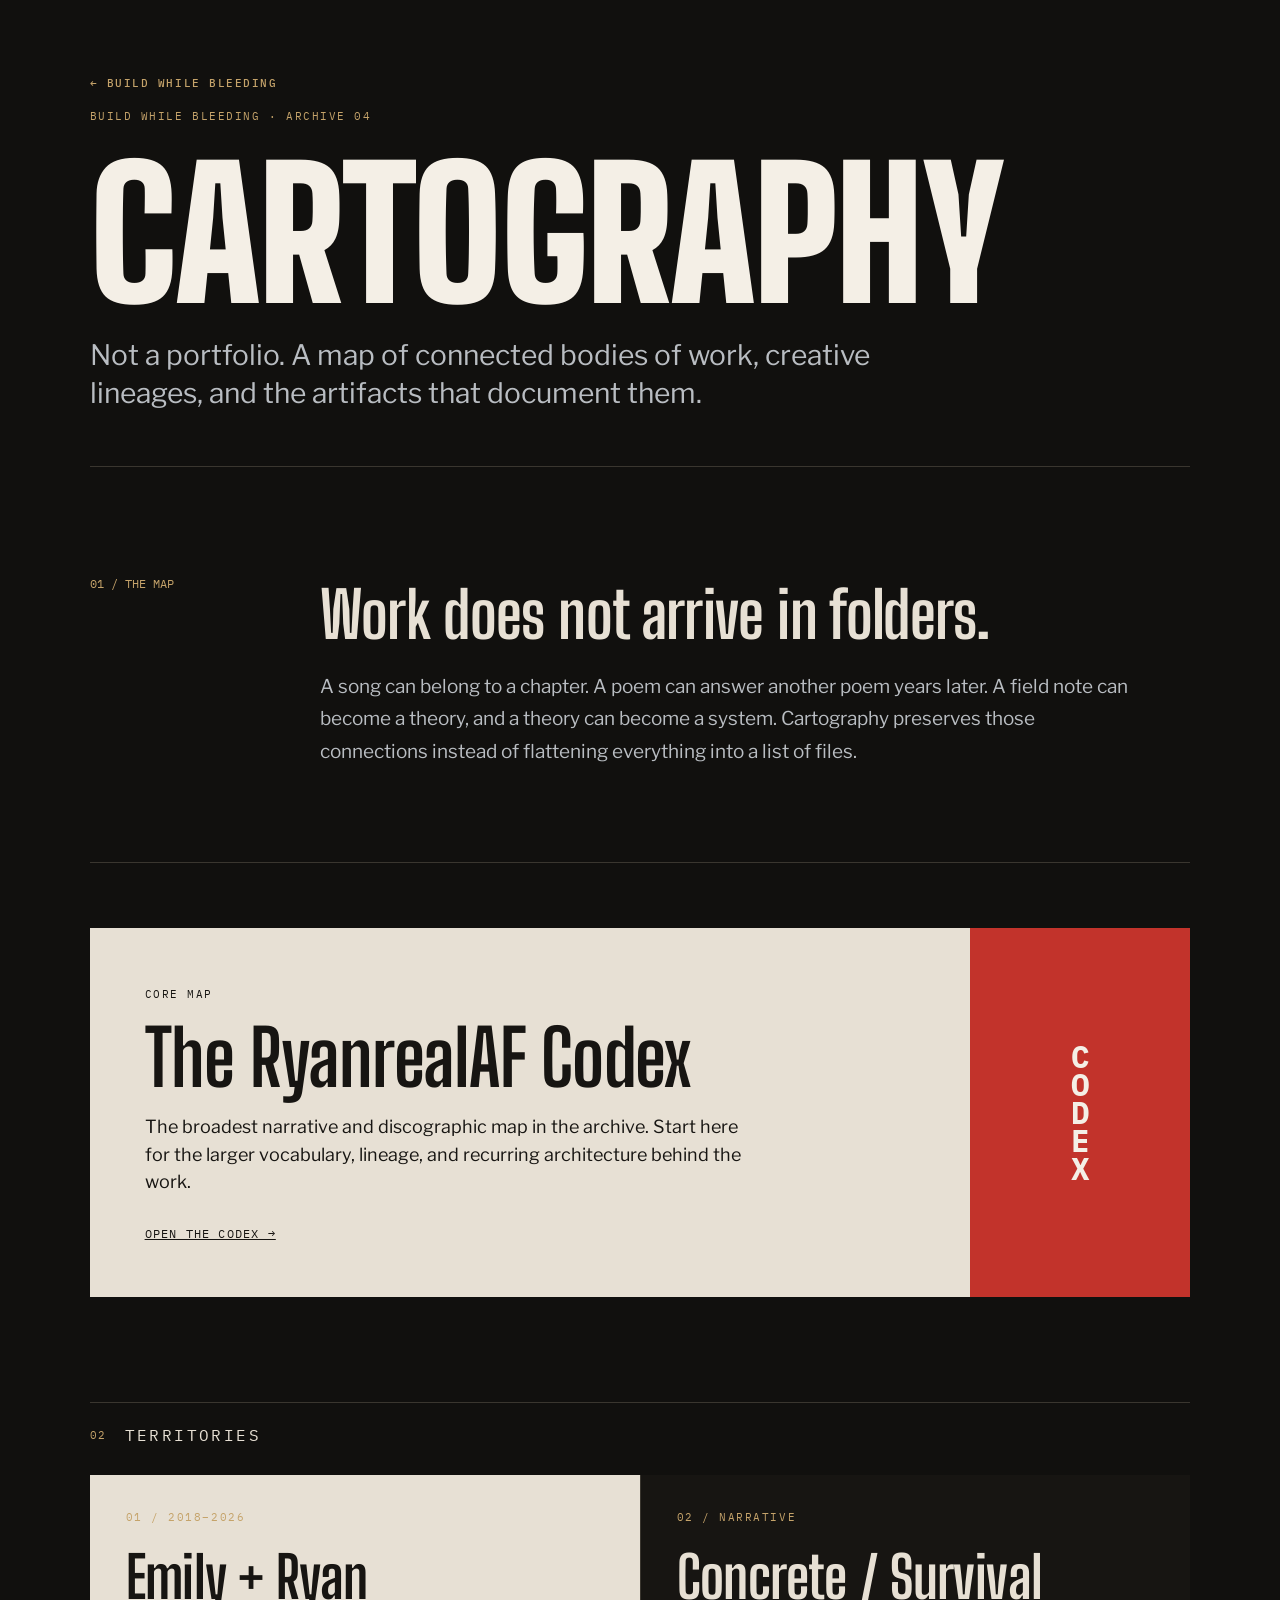
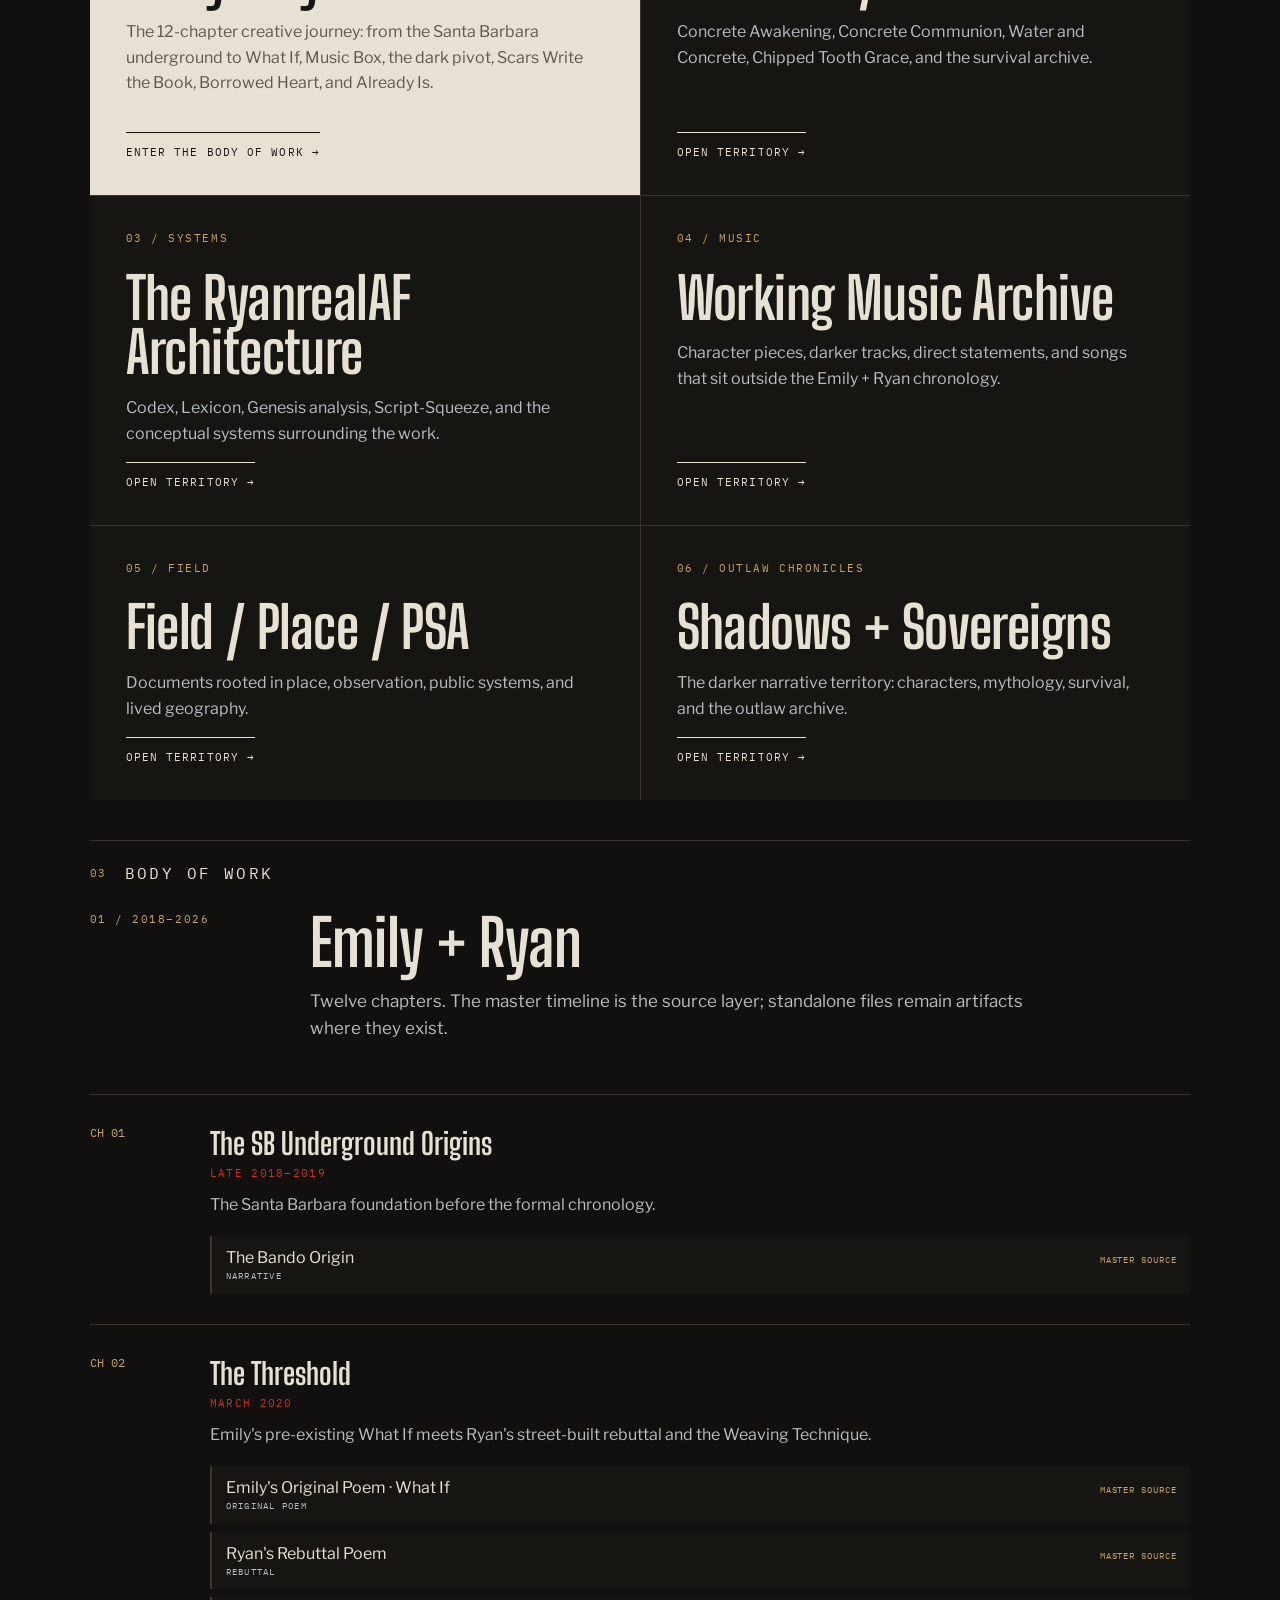
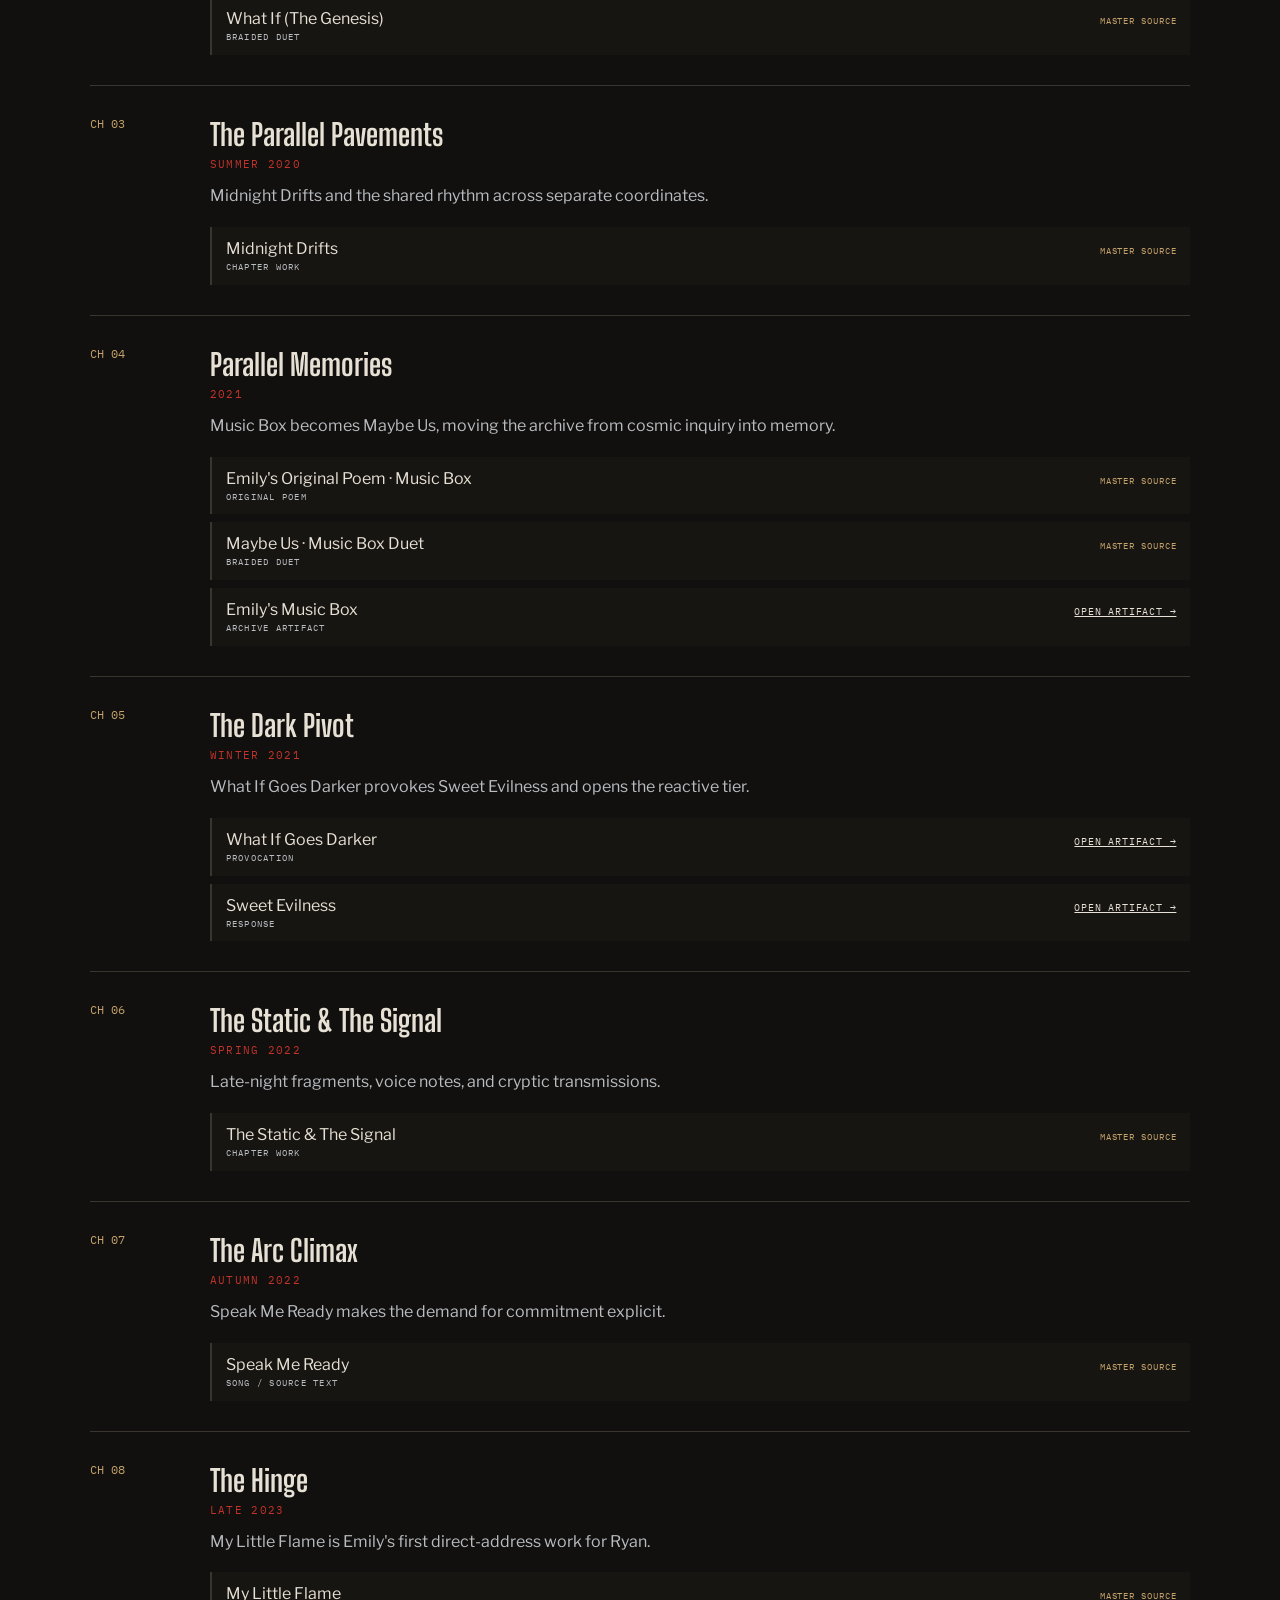
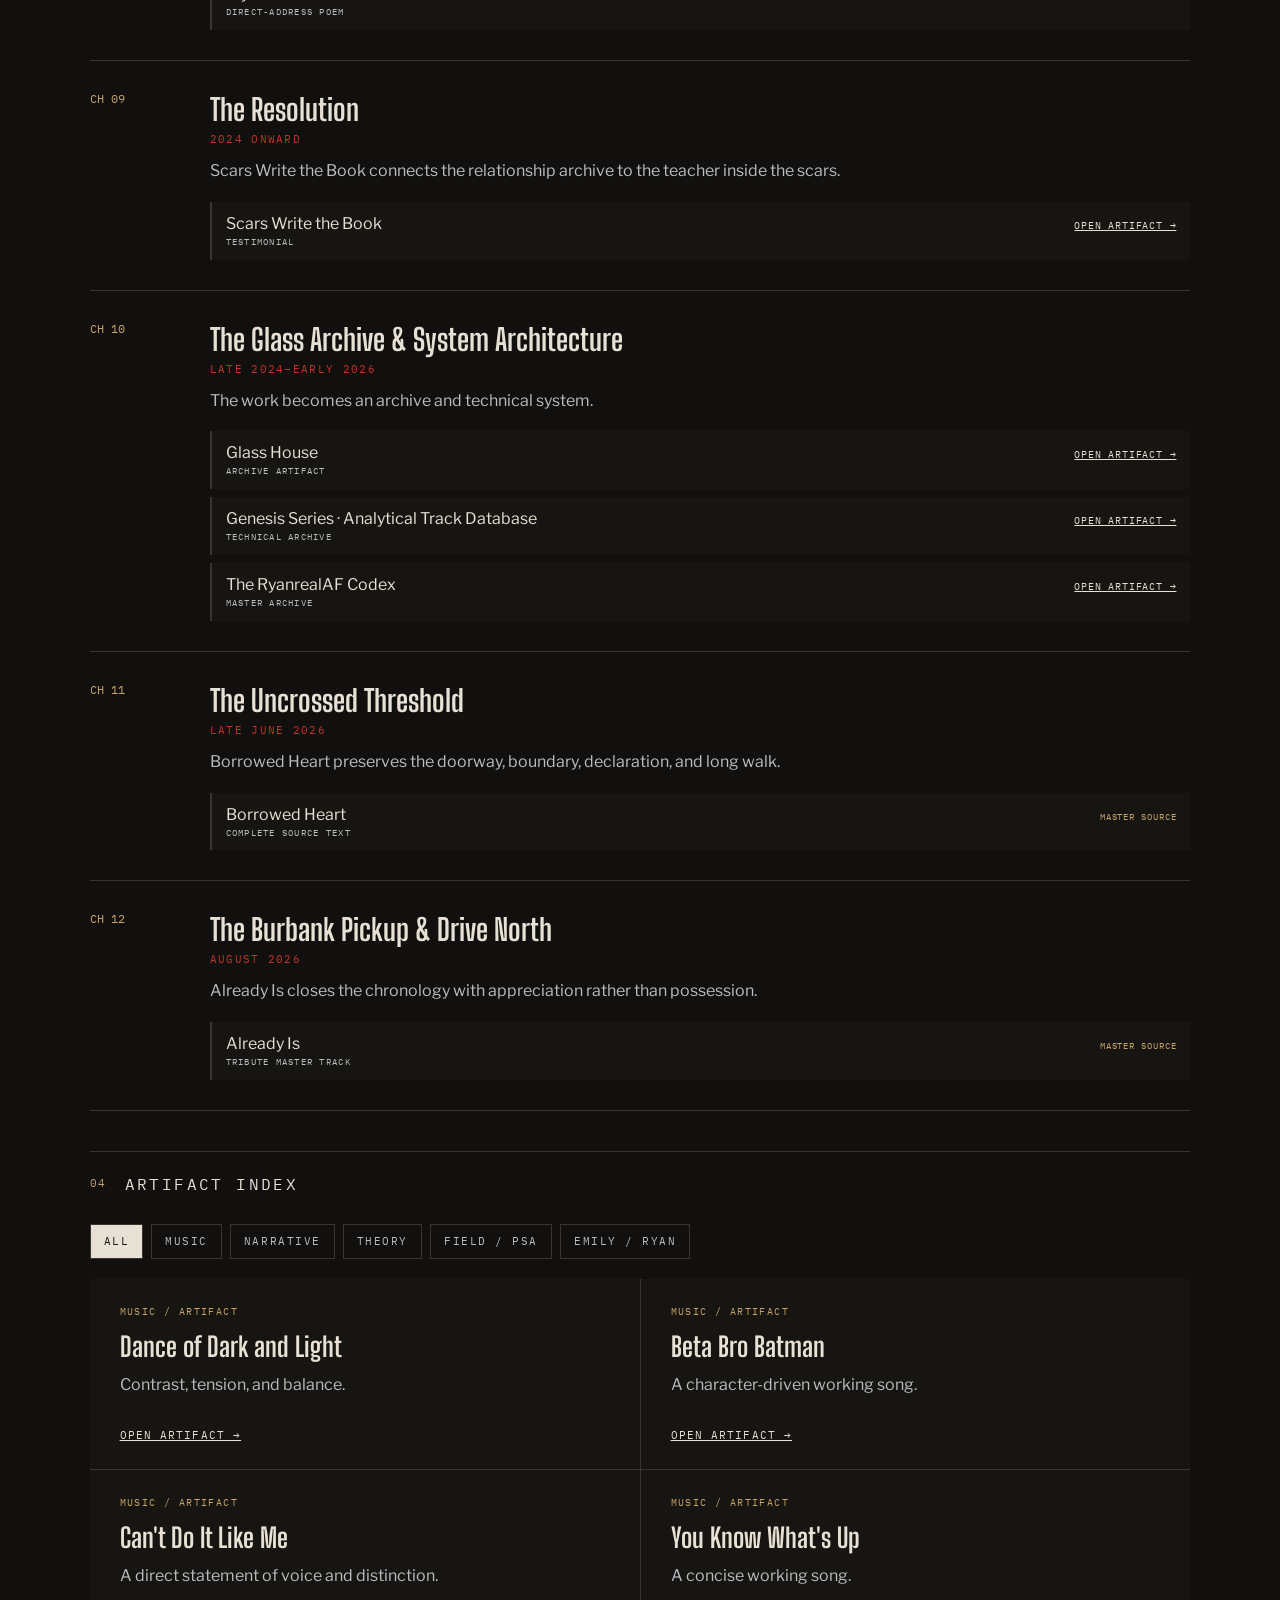
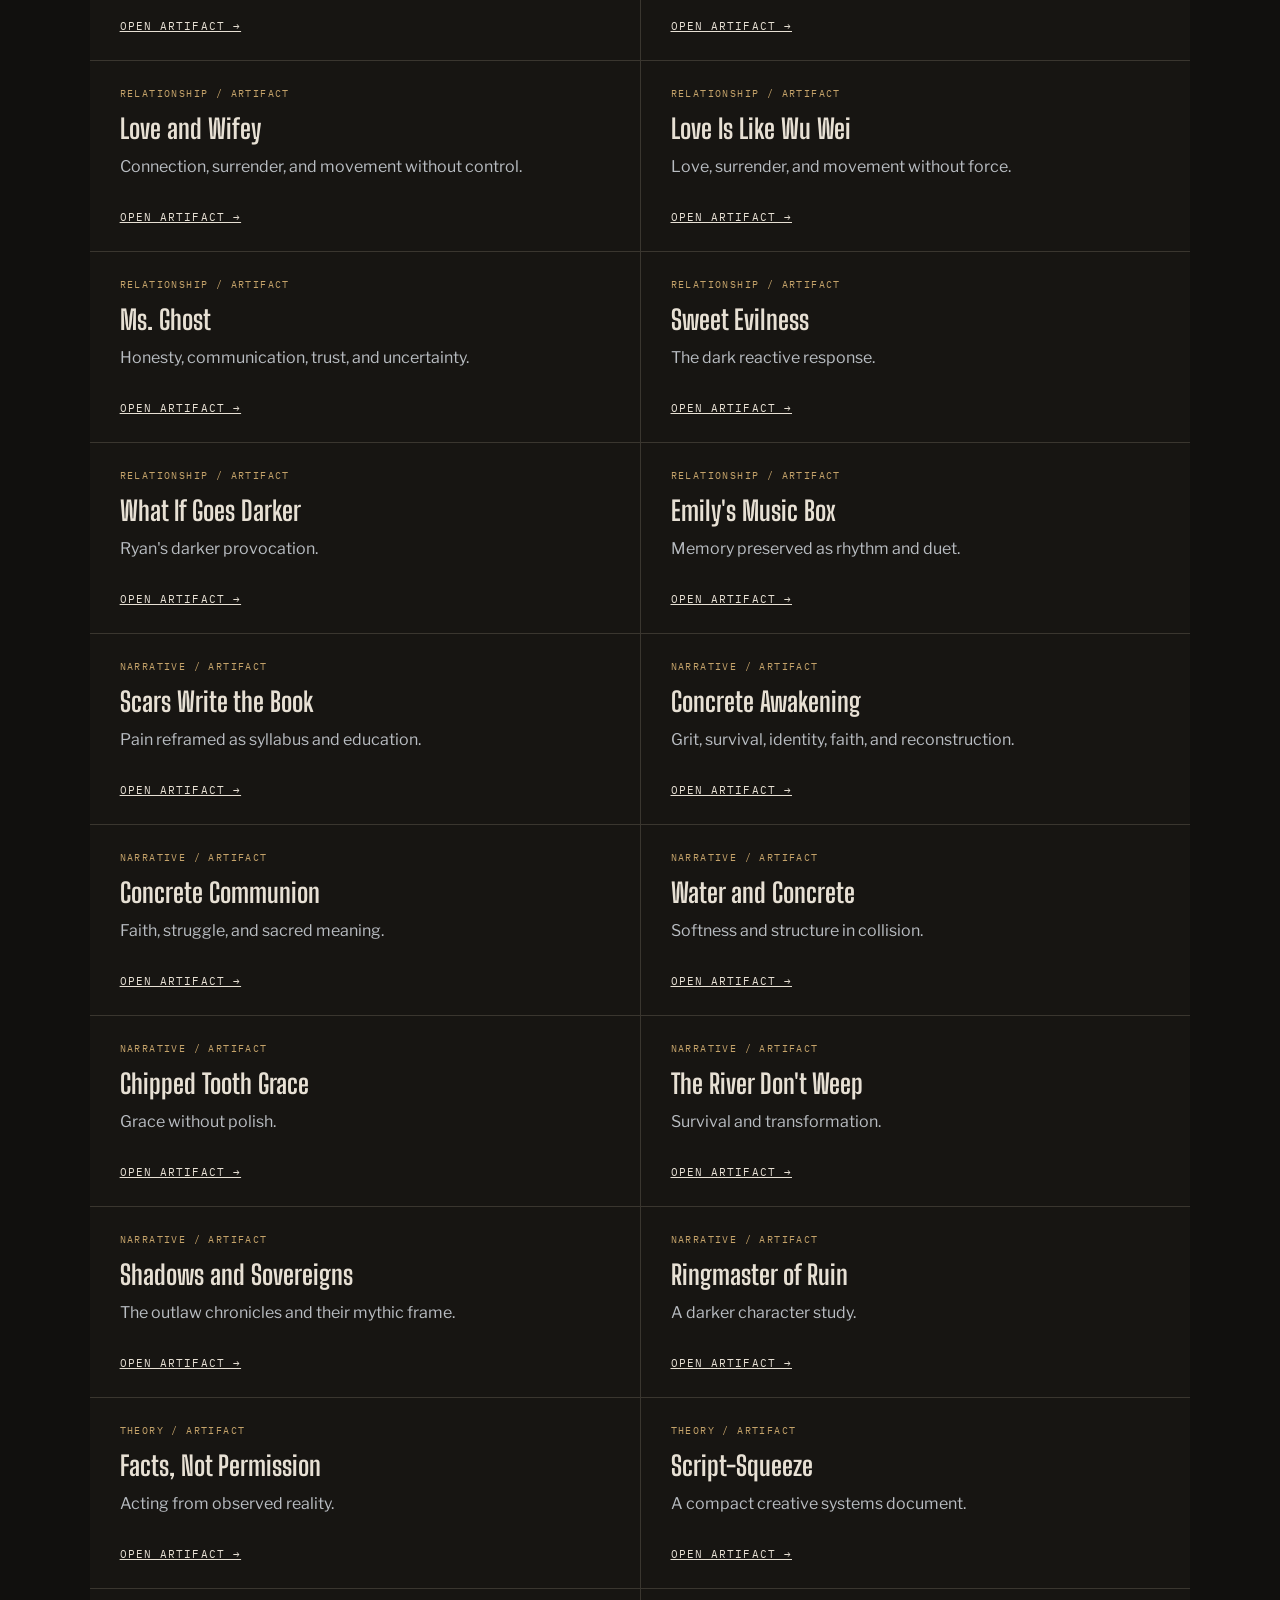
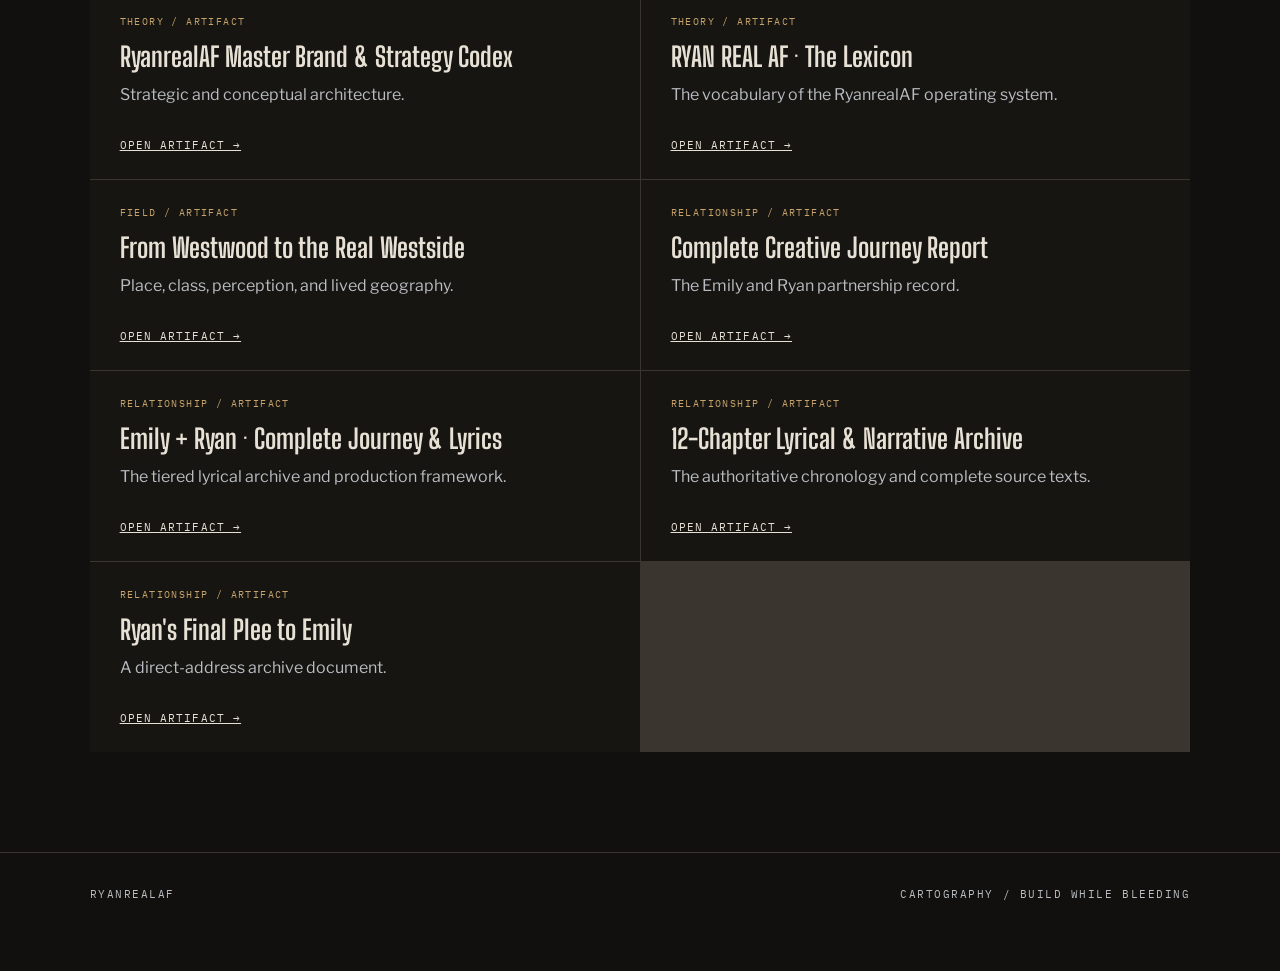
<file: index.html>
<!doctype html>
<html lang="en">
<head>
  <meta charset="UTF-8">
  <meta name="viewport" content="width=device-width,initial-scale=1">
  <title>Cartography · RyanrealAF</title>
  <meta name="description" content="A map of connected bodies of work, creative lineages, and field records from the RyanrealAF archive.">
  <link rel="stylesheet" href="./styles.css">
</head>
<body>
<header class="masthead"><a href="https://buildwhilebleeding.com/" class="umbrella-link">← Build While Bleeding</a>
  <div class="eyebrow">BUILD WHILE BLEEDING · ARCHIVE 04</div>
  <h1>Cartography</h1>
  <p class="dek">Not a portfolio. A map of connected bodies of work, creative lineages, and the artifacts that document them.</p>
  <div class="rule"></div>
</header>

<main>
  <section class="intro">
    <div class="index">01 / THE MAP</div>
    <div>
      <h2>Work does not arrive in folders.</h2>
      <p>A song can belong to a chapter. A poem can answer another poem years later. A field note can become a theory, and a theory can become a system. Cartography preserves those connections instead of flattening everything into a list of files.</p>
    </div>
  </section>

  <section class="feature">
    <div class="feature-copy">
      <span class="tag">CORE MAP</span>
      <h2>The RyanrealAF Codex</h2>
      <p>The broadest narrative and discographic map in the archive. Start here for the larger vocabulary, lineage, and recurring architecture behind the work.</p>
      <a href="./The%20RyanrealAF%20Codex_%20A%20Comprehensive%20Discography%20and%20Narrative%20Cartography.pdf">Open the Codex →</a>
    </div>
    <div class="feature-mark">C<br>O<br>D<br>E<br>X</div>
  </section>

  <section class="section" id="territories">
    <div class="section-head"><span>02</span><h2>Territories</h2></div>
    <div class="territory-grid">
      <article class="territory territory-feature">
        <div class="meta">01 / 2018–2026</div>
        <h3>Emily + Ryan</h3>
        <p>The 12-chapter creative journey: from the Santa Barbara underground to What If, Music Box, the dark pivot, Scars Write the Book, Borrowed Heart, and Already Is.</p>
        <button class="enter" data-territory="emily">Enter the body of work →</button>
      </article>
      <article class="territory">
        <div class="meta">02 / NARRATIVE</div>
        <h3>Concrete / Survival</h3>
        <p>Concrete Awakening, Concrete Communion, Water and Concrete, Chipped Tooth Grace, and the survival archive.</p>
        <button class="enter" data-territory="concrete">Open territory →</button>
      </article>
      <article class="territory">
        <div class="meta">03 / SYSTEMS</div>
        <h3>The RyanrealAF Architecture</h3>
        <p>Codex, Lexicon, Genesis analysis, Script-Squeeze, and the conceptual systems surrounding the work.</p>
        <button class="enter" data-territory="systems">Open territory →</button>
      </article>
      <article class="territory">
        <div class="meta">04 / MUSIC</div>
        <h3>Working Music Archive</h3>
        <p>Character pieces, darker tracks, direct statements, and songs that sit outside the Emily + Ryan chronology.</p>
        <button class="enter" data-territory="music">Open territory →</button>
      </article>
      <article class="territory">
        <div class="meta">05 / FIELD</div>
        <h3>Field / Place / PSA</h3>
        <p>Documents rooted in place, observation, public systems, and lived geography.</p>
        <button class="enter" data-territory="field">Open territory →</button>
      </article>
      <article class="territory">
        <div class="meta">06 / OUTLAW CHRONICLES</div>
        <h3>Shadows + Sovereigns</h3>
        <p>The darker narrative territory: characters, mythology, survival, and the outlaw archive.</p>
        <button class="enter" data-territory="outlaw">Open territory →</button>
      </article>
    </div>
  </section>

  <section class="section journey" id="journey">
    <div class="section-head"><span>03</span><h2>Body of work</h2></div>
    <div id="territory-view"></div>
  </section>

  <section class="section" id="archive">
    <div class="section-head"><span>04</span><h2>Artifact index</h2></div>
    <div class="filters" role="group" aria-label="Filter artifact index">
      <button class="active" data-filter="all">All</button>
      <button data-filter="music">Music</button>
      <button data-filter="narrative">Narrative</button>
      <button data-filter="theory">Theory</button>
      <button data-filter="field">Field / PSA</button>
      <button data-filter="relationship">Emily / Ryan</button>
    </div>
    <div class="archive-grid" id="archive-list"></div>
  </section>
</main>

<footer>
  <span>RYANREALAF</span>
  <span>CARTOGRAPHY / BUILD WHILE BLEEDING</span>
</footer>
<script src="./app.js"></script>
</body>
</html>
</file>
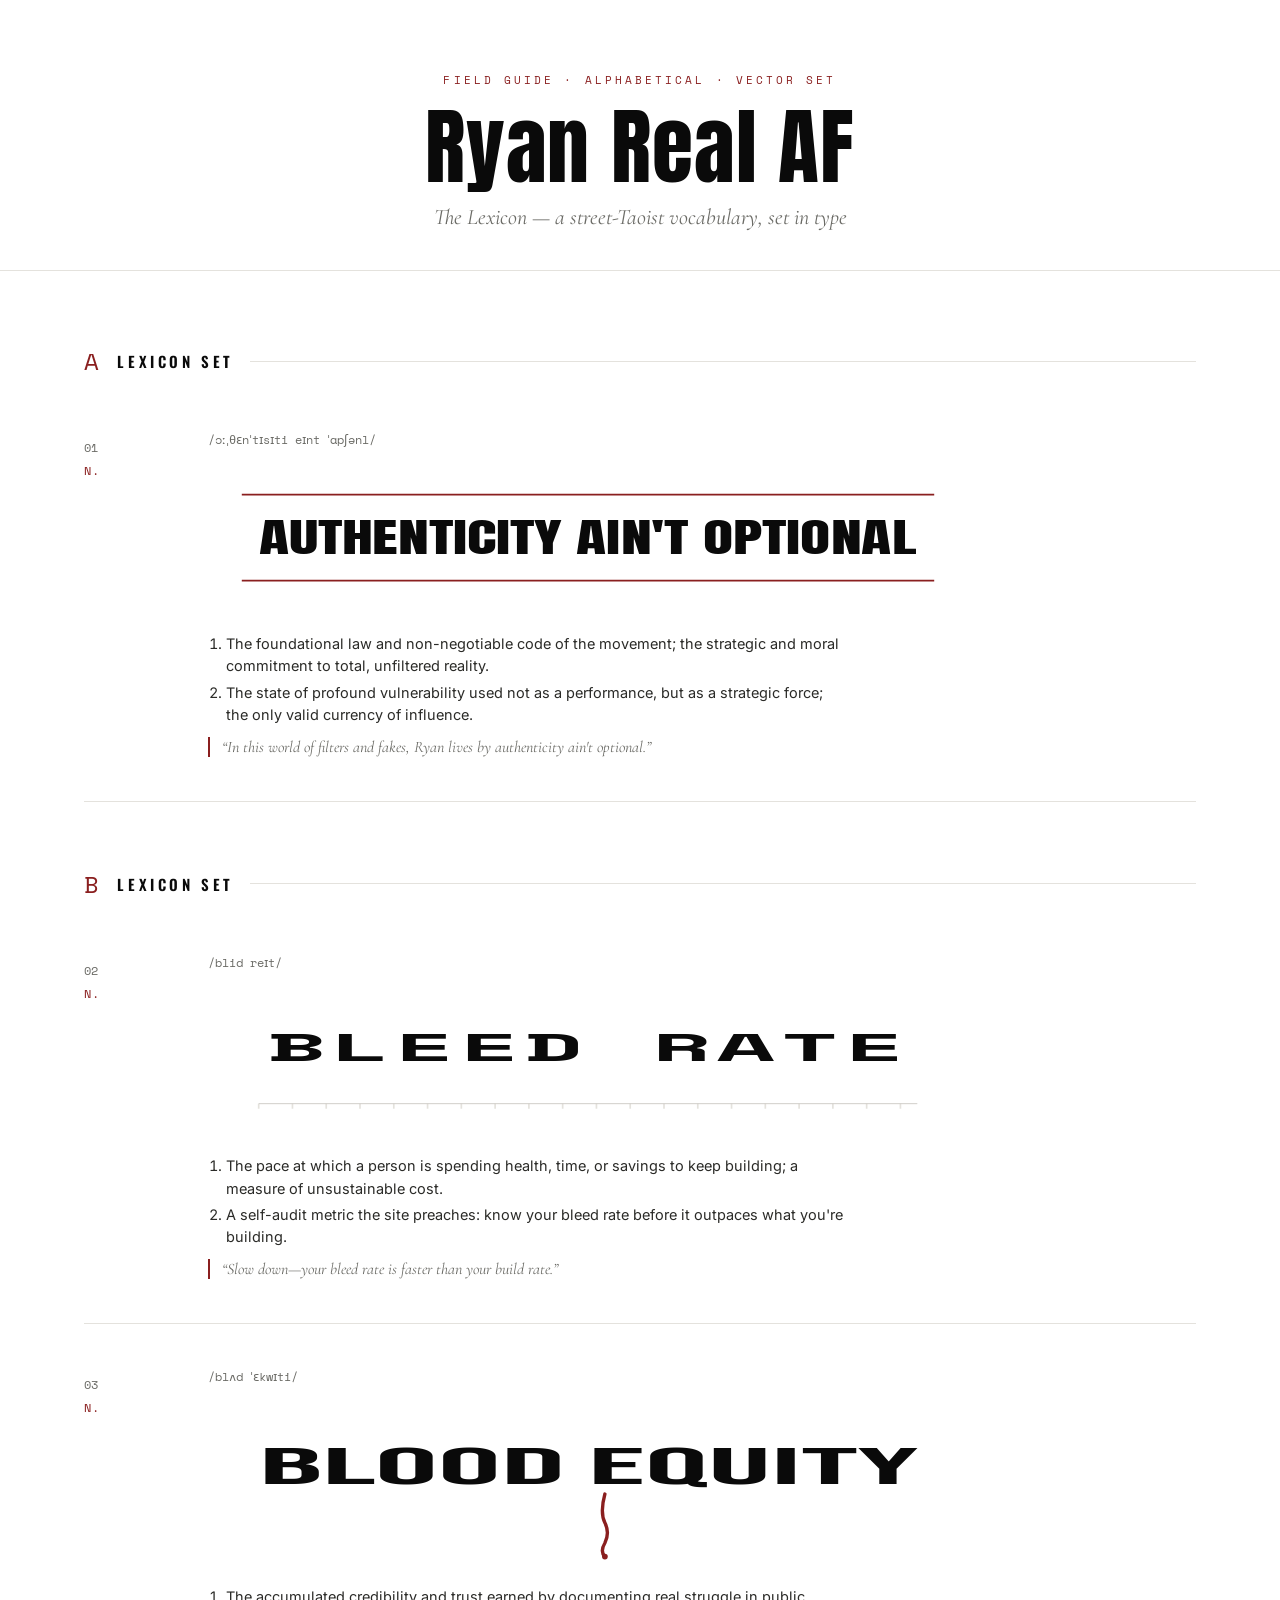
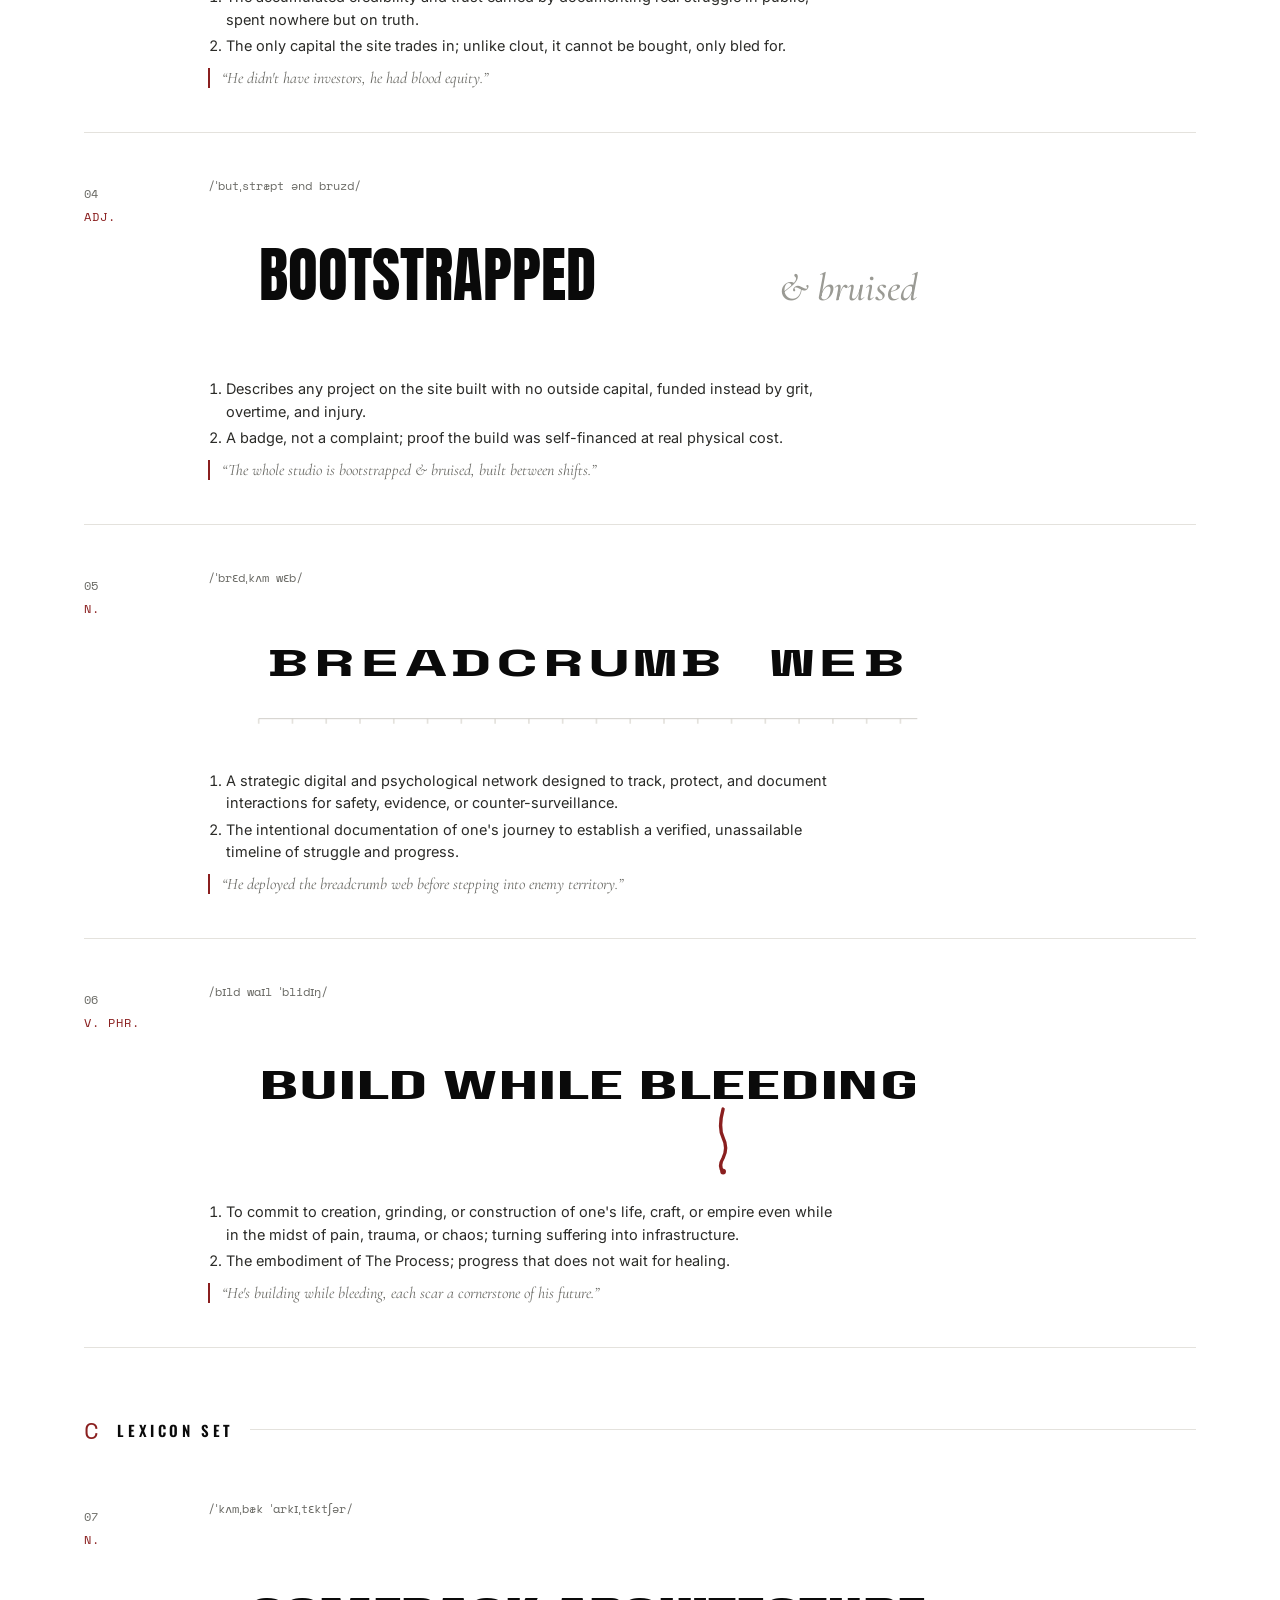
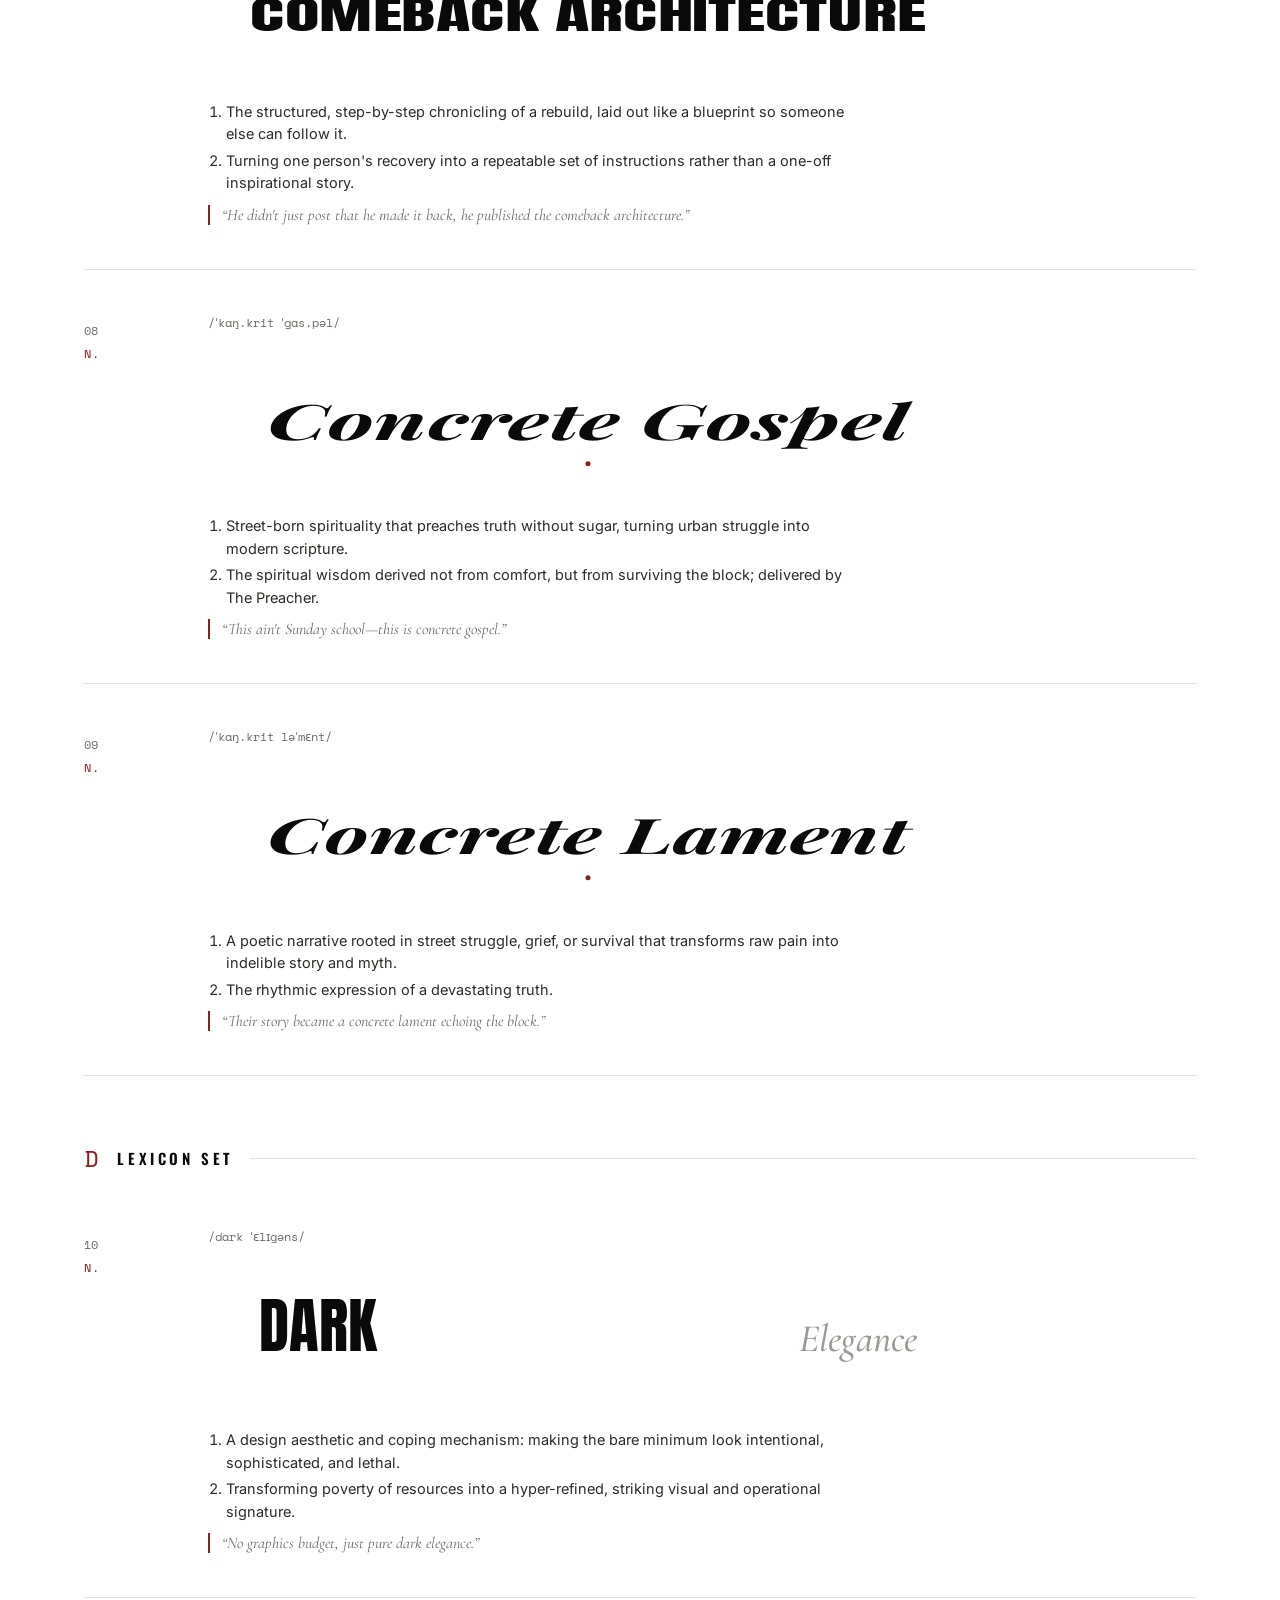
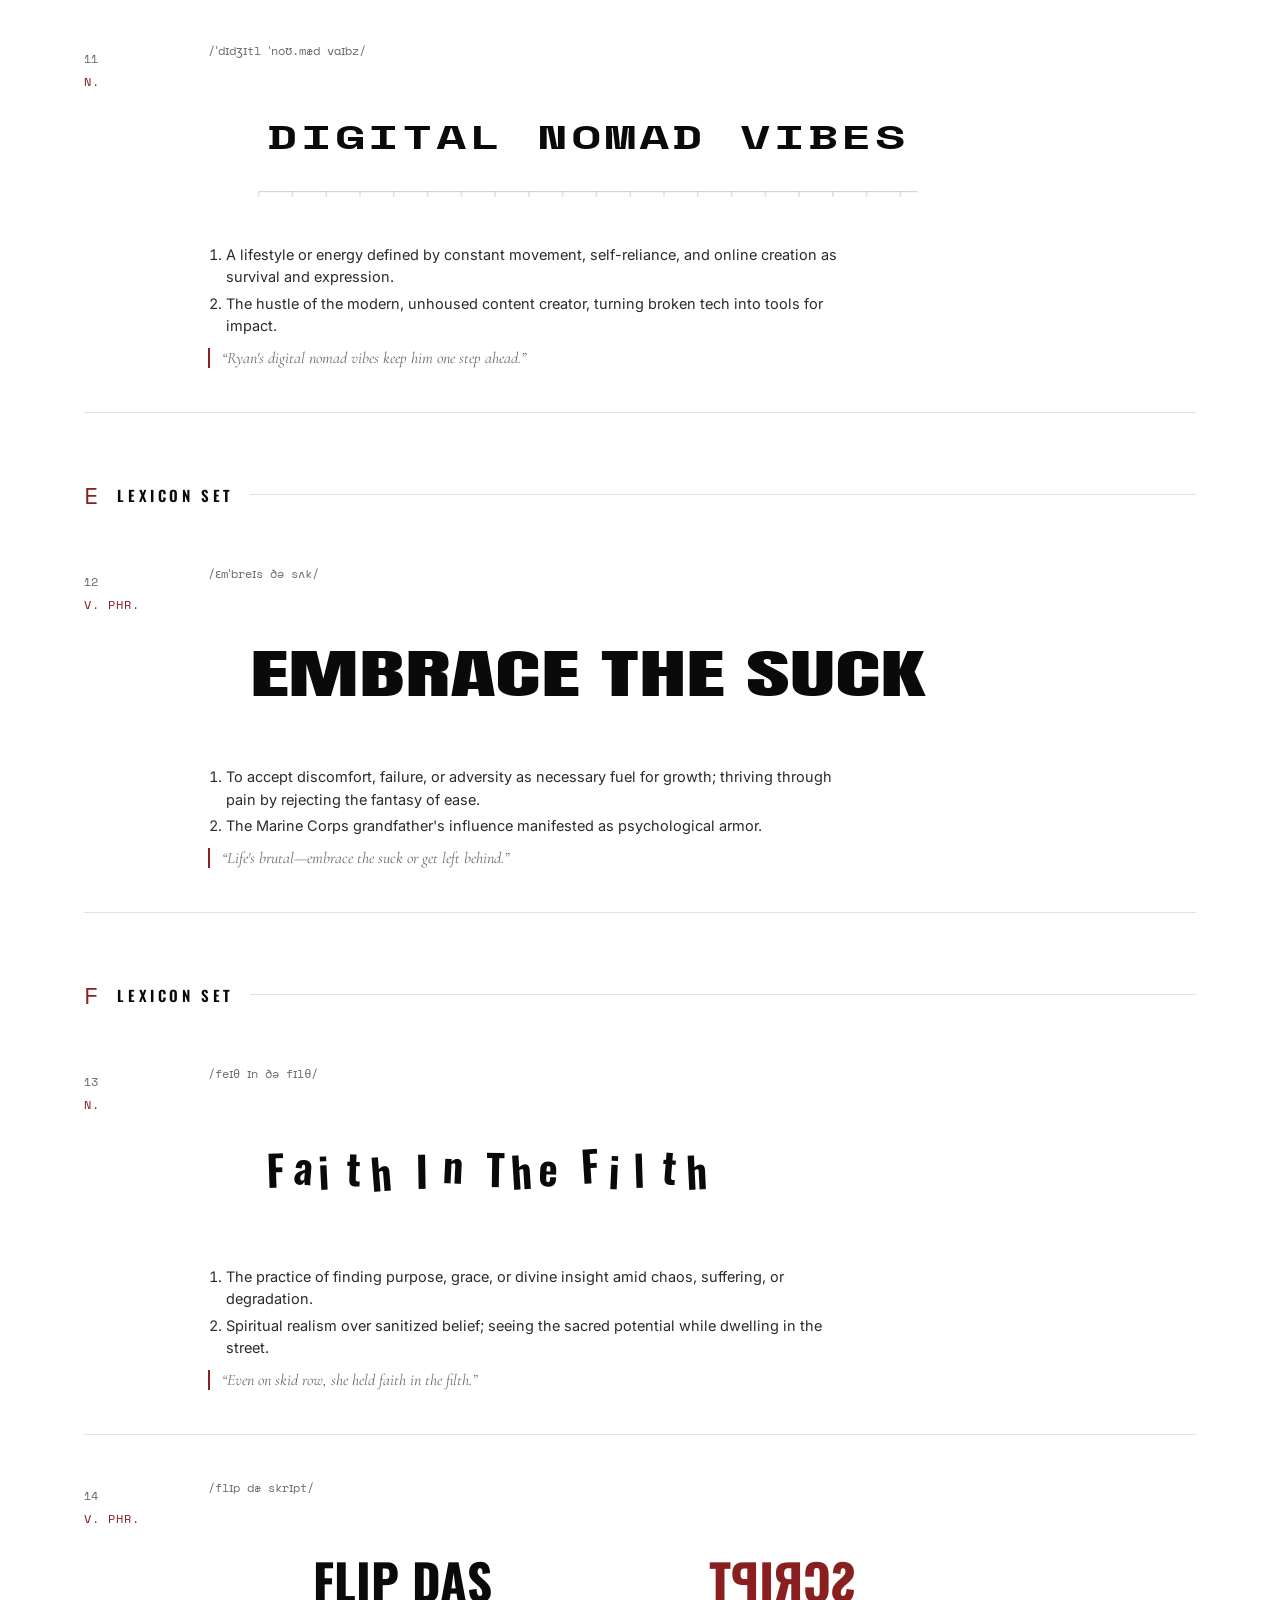
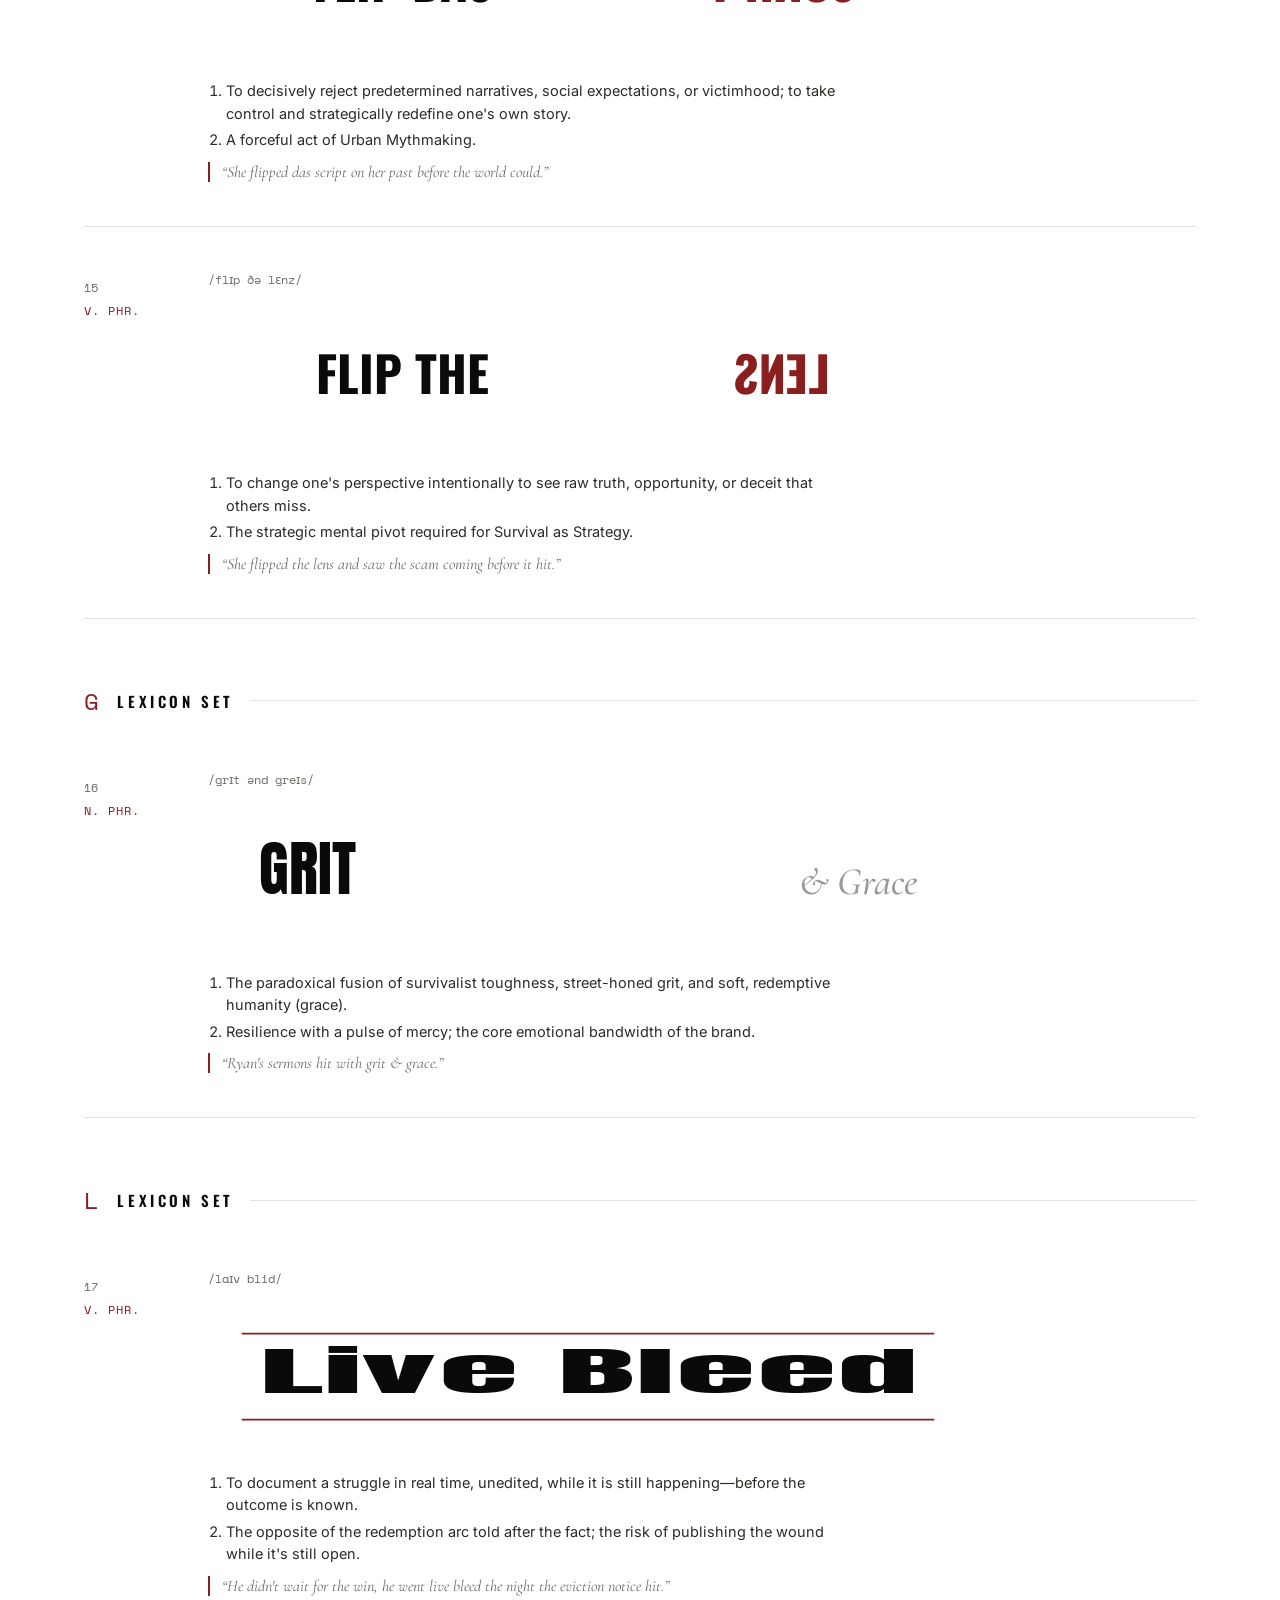
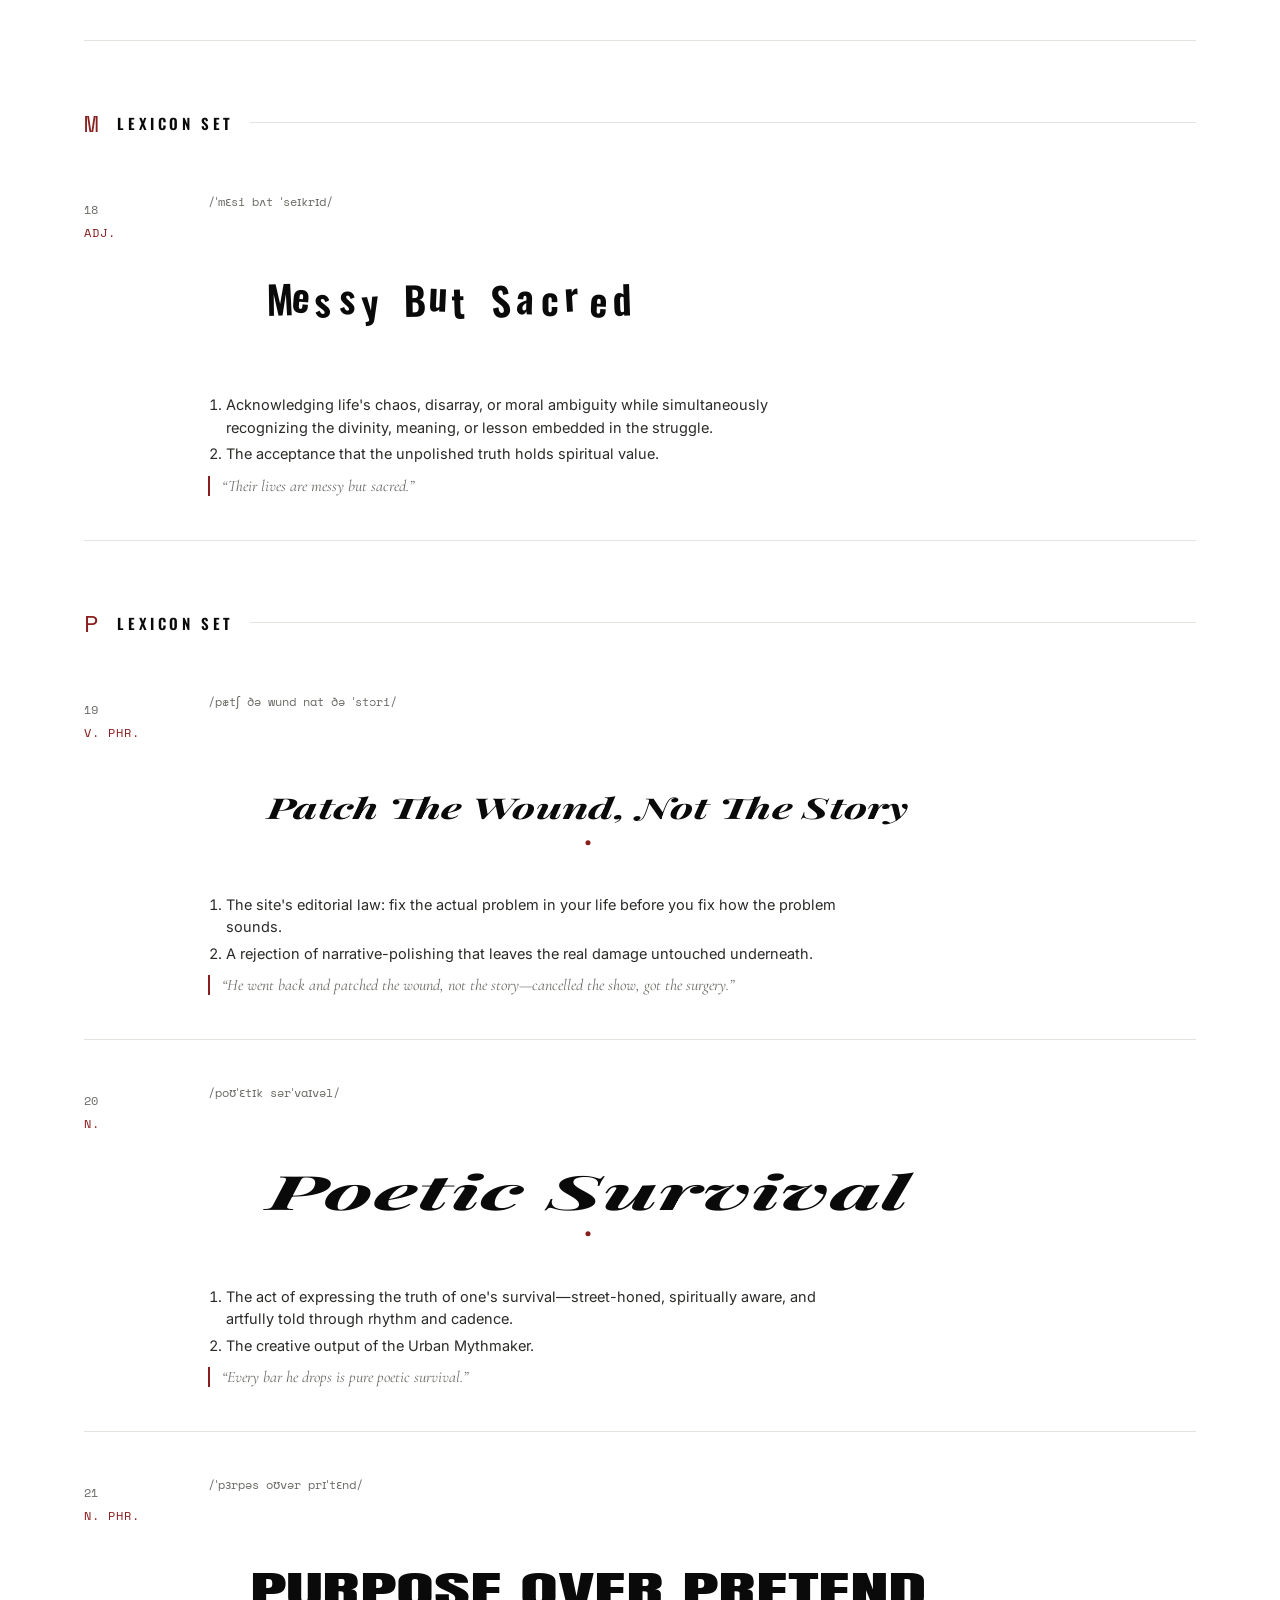
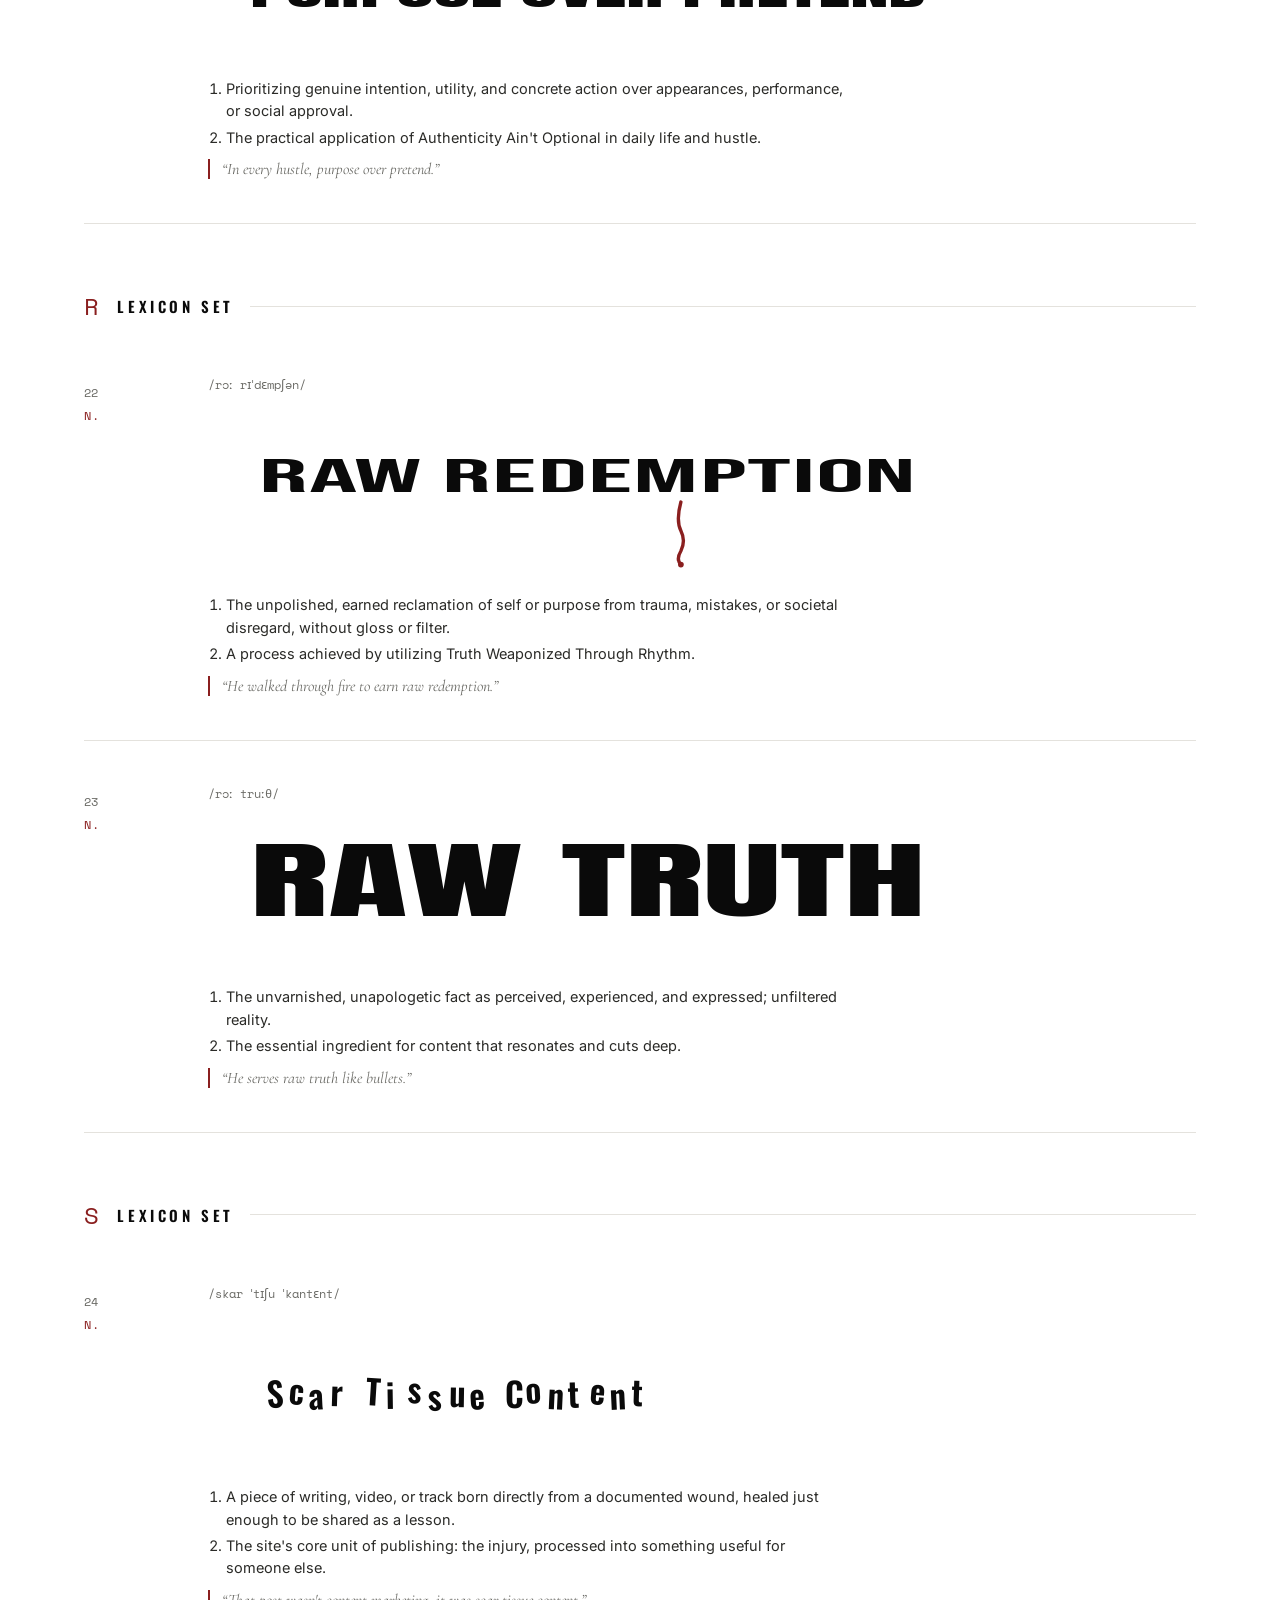
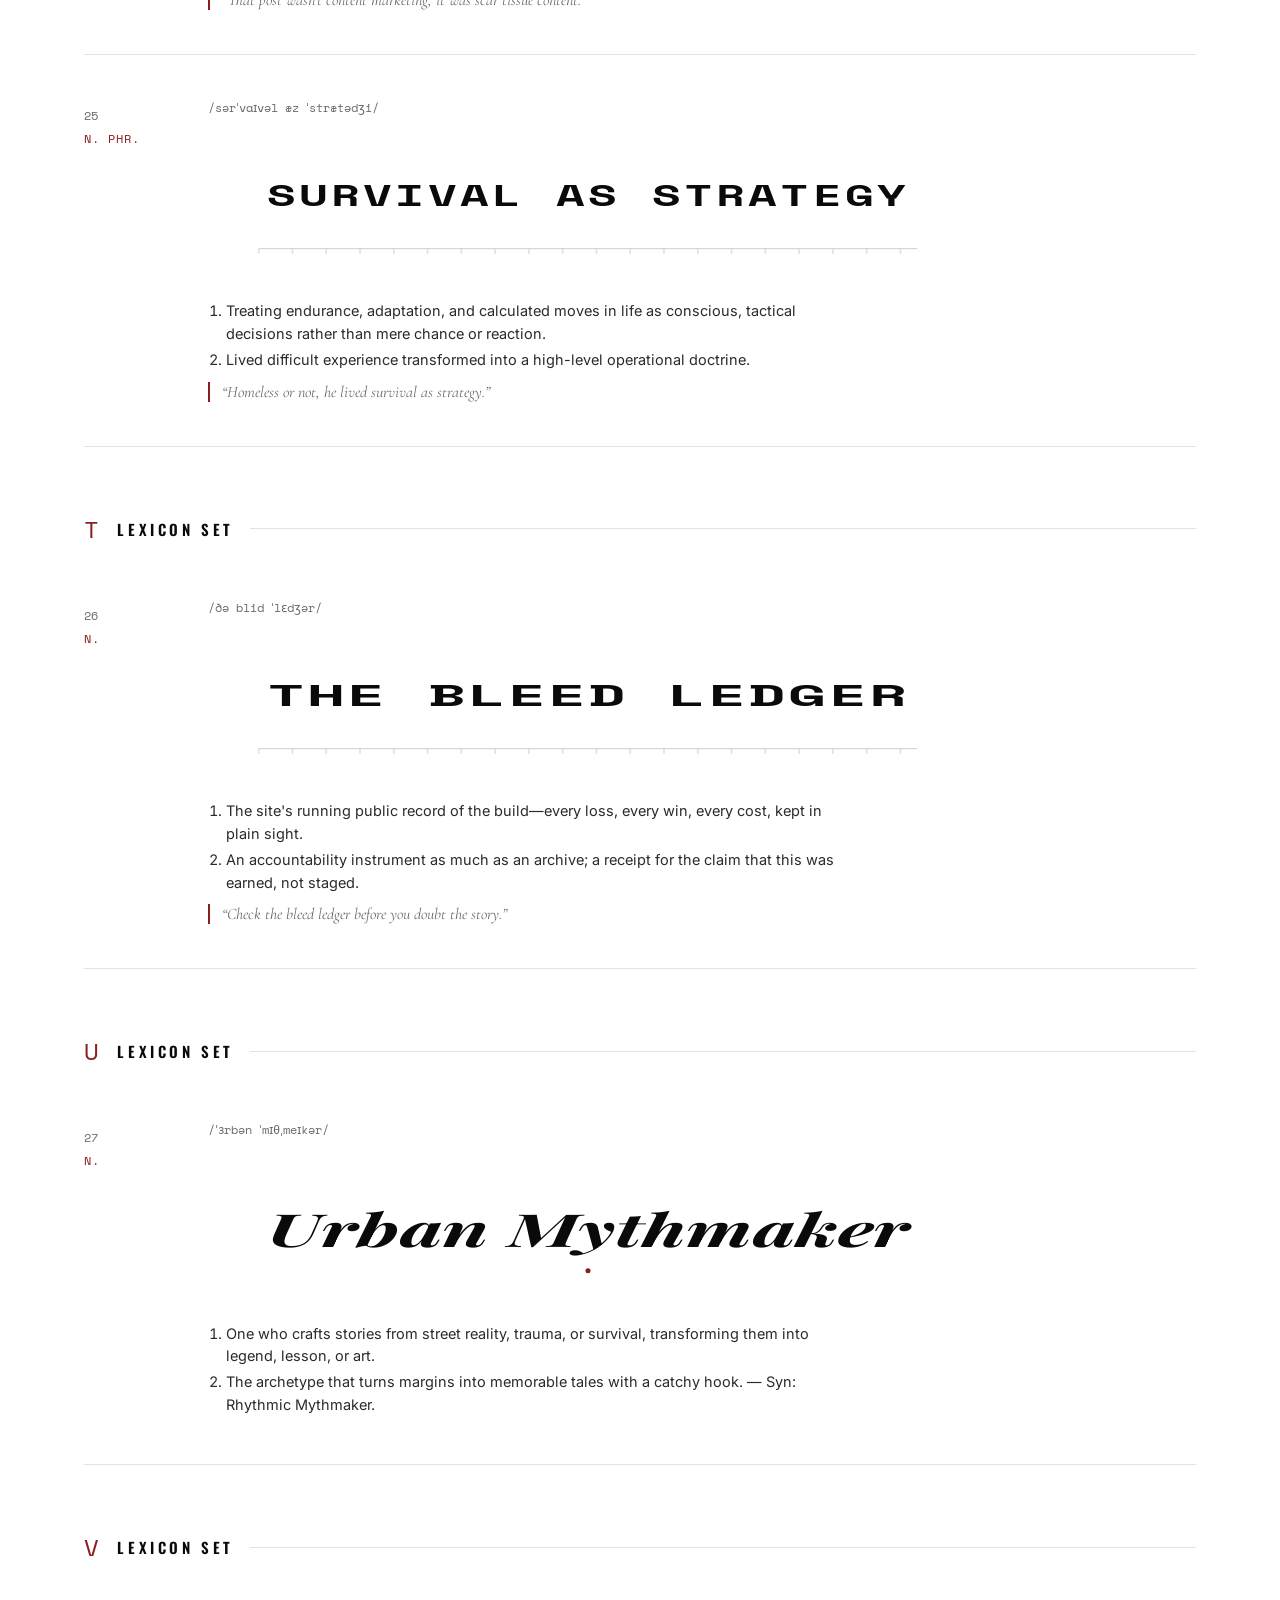
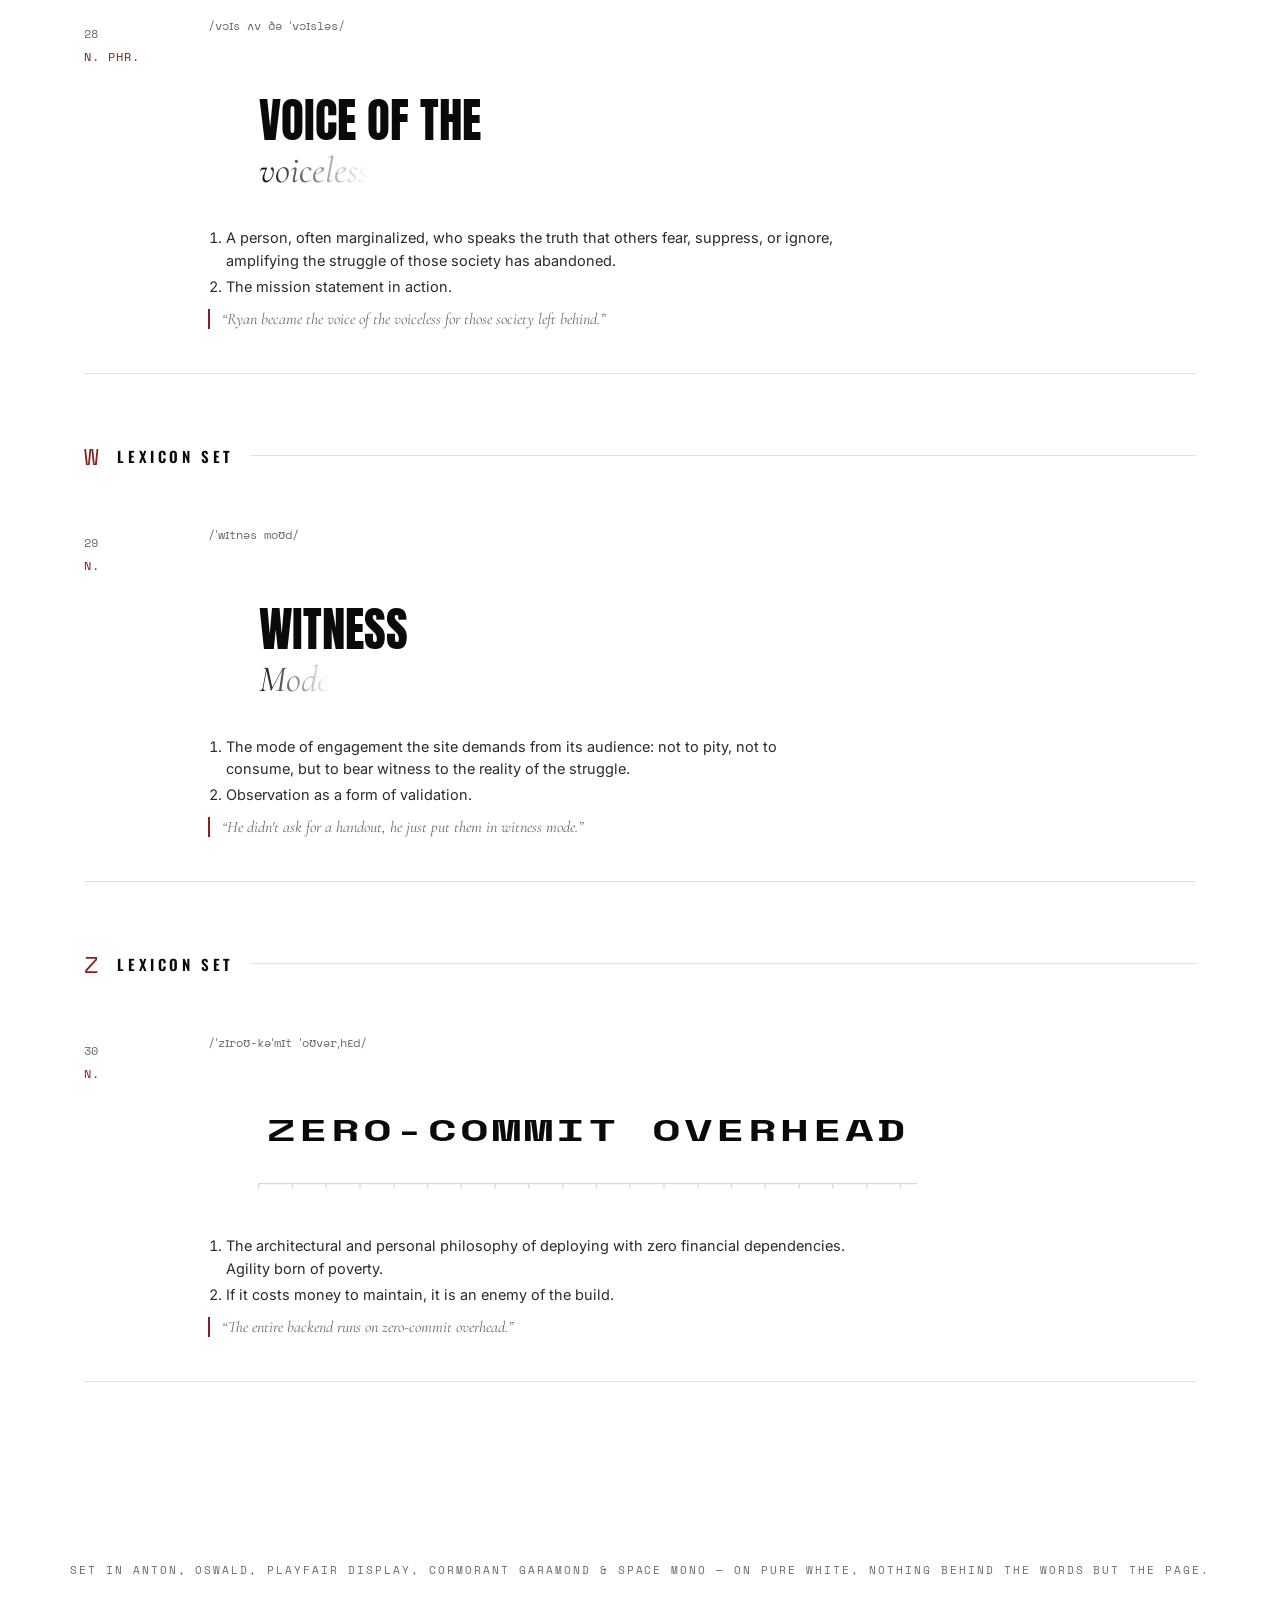
<file: RYAN REAL AF — THE LEXICON.html>
<!DOCTYPE html>
<html lang="en">
<head>
<meta charset="UTF-8">
<title>RYAN REAL AF — THE LEXICON</title>
<meta name="viewport" content="width=device-width, initial-scale=1.0">
<link rel="preconnect" href="https://fonts.googleapis.com">
<link href="https://fonts.googleapis.com/css2?family=Anton&family=Oswald:wght@400;500;700&family=Playfair+Display:ital,wght@0,700;0,900;1,600&family=Cormorant+Garamond:ital,wght@0,600;1,500;1,600&family=Space+Mono:wght@400;700&family=Bebas+Neue&family=Inter:wght@400;500;600&display=swap" rel="stylesheet">
<style>
  :root{
    --ink:#0a0a0a;
    --paper:#ffffff;
    --blood:#8a1f1f;
    --concrete:#6b6b66;
    --hair:#e4e2dd;
  }
  *{box-sizing:border-box;}
  html,body{margin:0;background:var(--paper);color:var(--ink);}
  body{font-family:'Inter',sans-serif;-webkit-font-smoothing:antialiased;}

  .masthead{
    padding:72px 24px 40px;
    text-align:center;
    border-bottom:1px solid var(--hair);
  }
  .masthead .kicker{
    font-family:'Space Mono',monospace;
    font-size:11px;
    letter-spacing:.28em;
    color:var(--blood);
    text-transform:uppercase;
    margin-bottom:18px;
  }
  .masthead h1{
    font-family:'Anton',sans-serif;
    font-weight:400;
    font-size:clamp(34px,7vw,84px);
    letter-spacing:.01em;
    margin:0;
    line-height:.98;
  }
  .masthead .sub{
    font-family:'Cormorant Garamond',serif;
    font-style:italic;
    font-size:clamp(16px,2.4vw,22px);
    color:var(--concrete);
    margin-top:16px;
  }

  .rail{
    max-width:1160px;
    margin:0 auto;
    padding:8px 24px 120px;
  }

  .section-break{
    max-width:1160px;
    margin:64px auto 8px;
    padding:0;
    display:flex;
    align-items:center;
    gap:16px;
  }
  .section-break .num{
    font-family:'Space Mono',monospace;
    font-size:24px;
    color:var(--blood);
    letter-spacing:.1em;
  }
  .section-break h2{
    font-family:'Oswald',sans-serif;
    font-weight:600;
    font-size:15px;
    letter-spacing:.24em;
    text-transform:uppercase;
    margin:0;
    color:var(--ink);
  }
  .section-break .line{
    flex:1;
    height:1px;
    background:var(--hair);
  }

  .card{
    padding:44px 0;
    border-bottom:1px solid var(--hair);
    display:grid;
    grid-template-columns:96px 1fr;
    gap:8px 28px;
  }
  .card:first-of-type{border-top:1px solid var(--hair);}
  .idx{
    font-family:'Space Mono',monospace;
    font-size:12px;
    color:var(--concrete);
    padding-top:8px;
  }
  .idx .pos{
    display:block;
    margin-top:6px;
    color:var(--blood);
    text-transform:uppercase;
    letter-spacing:.08em;
  }
  .content{min-width:0;}
  .phon{
    font-family:'Space Mono',monospace;
    font-size:12px;
    color:var(--concrete);
    margin-bottom:6px;
  }
  .art-wrap{width:100%;max-width:760px;}
  .art-wrap svg{width:100%;height:auto;display:block;}
  .defs{
    margin-top:18px;
    font-family:'Inter',sans-serif;
    font-size:14.5px;
    line-height:1.55;
    color:#2b2b28;
    max-width:640px;
  }
  .defs ol{margin:0;padding-left:18px;}
  .defs li{margin-bottom:4px;}
  .usage{
    margin-top:10px;
    font-family:'Cormorant Garamond',serif;
    font-style:italic;
    font-size:16px;
    color:var(--concrete);
    border-left:2px solid var(--blood);
    padding-left:12px;
  }

  @media (max-width:640px){
    .card{grid-template-columns:1fr;}
    .idx{padding-top:0;display:flex;gap:10px;align-items:center;}
    .idx .pos{margin-top:0;}
  }

  footer{
    text-align:center;
    padding:60px 24px 90px;
    font-family:'Space Mono',monospace;
    font-size:11px;
    letter-spacing:.18em;
    color:var(--concrete);
    text-transform:uppercase;
  }
</style>
</head>
<body>

<div class="masthead">
  <div class="kicker">Field Guide · Alphabetical · Vector Set</div>
  <h1>Ryan Real AF</h1>
  <div class="sub">The Lexicon — a street-Taoist vocabulary, set in type</div>
</div>

<div class="rail" id="rail"></div>

<footer>Set in Anton, Oswald, Playfair Display, Cormorant Garamond &amp; Space Mono — on pure white, nothing behind the words but the page.</footer>

<script>
const NS = "http://www.w3.org/2000/svg";
const VBW = 900, VBH = 190;

function svg(inner, vbh=VBH){
  return `<svg viewBox="0 0 ${VBW} ${vbh}" xmlns="${NS}">${inner}</svg>`;
}

// -- treatment builders -------------------------------------------------

// STAMP: authoritative / non-negotiable law
function tStamp(text, size=64){
  return svg(`
    <line x1="40" y1="48" x2="860" y2="48" stroke="#8a1f1f" stroke-width="2"/>
    <text x="450" y="118" text-anchor="middle" font-family="Anton" font-size="${size}"
      fill="#0a0a0a" textLength="780" lengthAdjust="spacingAndGlyphs">${text}</text>
    <line x1="40" y1="150" x2="860" y2="150" stroke="#8a1f1f" stroke-width="2"/>
  `);
}

// GOSPEL: sacred / mythic / elegiac, serif italic
function tGospel(text, size=58, italic=true){
  return svg(`
    <text x="450" y="122" text-anchor="middle" font-family="Playfair Display"
      font-style="${italic ? 'italic':'normal'}" font-weight="700" fill="#0a0a0a"
      textLength="760" lengthAdjust="spacingAndGlyphs" font-size="${size}">${text}</text>
    <circle cx="450" cy="150" r="3" fill="#8a1f1f"/>
  `);
}

// MONO-GRID: tactical / digital / strategic
function tMono(text, size=32){
  const ticks = [];
  for(let x=60;x<=840;x+=40){ ticks.push(`<line x1="${x}" y1="150" x2="${x}" y2="156" stroke="#e4e2dd" stroke-width="2"/>`); }
  return svg(`
    ${ticks.join('')}
    <line x1="60" y1="150" x2="840" y2="150" stroke="#c9c7c1" stroke-width="1"/>
    <text x="450" y="100" text-anchor="middle" font-family="Space Mono" font-weight="700"
      fill="#0a0a0a" letter-spacing="2" textLength="760" lengthAdjust="spacingAndGlyphs"
      font-size="${size}">${text.toUpperCase()}</text>
  `);
}

// DRIP: bleeding / wound imagery
function tDrip(text, size=60, dripX=520){
  return svg(`
    <text x="450" y="110" text-anchor="middle" font-family="Bebas Neue" fill="#0a0a0a"
      textLength="780" lengthAdjust="spacingAndGlyphs" font-size="${size}">${text.toUpperCase()}</text>
    <path d="M${dripX} 122 q -6 22 0 34 q 6 12 0 24 q -6 10 0 16" stroke="#8a1f1f" stroke-width="4"
      fill="none" stroke-linecap="round"/>
    <circle cx="${dripX}" cy="196" r="3.4" fill="#8a1f1f"/>
  `, 210);
}

// MIRROR / FLIP: literal flip of second word
function tFlip(word1, word2, size=54){
  return svg(`
    <text x="230" y="118" text-anchor="middle" font-family="Oswald" font-weight="700"
      fill="#0a0a0a" font-size="${size}">${word1.toUpperCase()}</text>
    <g transform="translate(680,0) scale(-1,1) translate(-680,0)">
      <text x="680" y="118" text-anchor="middle" font-family="Oswald" font-weight="700"
        fill="#8a1f1f" font-size="${size}">${word2.toUpperCase()}</text>
    </g>
  `);
}

// SPLIT CONTRAST: bold left vs. light/faded right
function tSplit(left, right, leftBold=true){
  return svg(`
    <text x="60" y="118" text-anchor="start" font-family="Anton" font-size="72"
      fill="#0a0a0a">${left.toUpperCase()}</text>
    <text x="840" y="118" text-anchor="end" font-family="Cormorant Garamond" font-style="italic"
      font-weight="500" font-size="46" fill="#9a9a94">${right}</text>
  `);
}

// FADE: one word bold, trailing word fading toward white (voicelessness / erasure)
function tFadeOut(bold, fading){
  return svg(`
    <text x="60" y="118" font-family="Anton" font-size="56" fill="#0a0a0a">${bold.toUpperCase()}</text>
    <defs>
      <linearGradient id="fadeGrad" x1="0" x2="1">
        <stop offset="0%" stop-color="#0a0a0a"/>
        <stop offset="100%" stop-color="#ffffff"/>
      </linearGradient>
    </defs>
    <text x="60" y="168" font-family="Cormorant Garamond" font-style="italic" font-size="44"
      fill="url(#fadeGrad)">${fading}</text>
  `, 200);
}

// JITTER: messy hand-set letters, each nudged
function tJitter(text, size=54){
  const seedShifts = [0,-4,3,-2,5,-3,2,-5,4,-1,3,-2,1,-4,2];
  let x = 70, spans = [];
  for(let i=0;i<text.length;i++){
    const ch = text[i];
    const dy = seedShifts[i % seedShifts.length];
    const rot = (seedShifts[(i+3) % seedShifts.length]) * 0.9;
    spans.push(`<text x="${x}" y="${118+dy}" transform="rotate(${rot} ${x} ${118+dy})"
      font-family="Oswald" font-weight="600" font-size="${size}" fill="#0a0a0a">${ch===' '?'&#160;':ch}</text>`);
    x += ch===' '? size*0.42 : size*0.62;
  }
  return svg(spans.join(''));
}

// STARK: huge, minimal, one command
function tStark(text, size=88){
  return svg(`
    <text x="450" y="128" text-anchor="middle" font-family="Anton" fill="#0a0a0a"
      textLength="800" lengthAdjust="spacingAndGlyphs" font-size="${size}">${text.toUpperCase()}</text>
  `);
}

// -- data -----------------------------------------------------------

const original = [
  {t:"Authenticity Ain't Optional", pos:"n.", ph:"/ɔːˌθɛnˈtɪsɪti eɪnt ˈɑpʃənl/",
    defs:["The foundational law and non-negotiable code of the movement; the strategic and moral commitment to total, unfiltered reality.",
          "The state of profound vulnerability used not as a performance, but as a strategic force; the only valid currency of influence."],
    use:"In this world of filters and fakes, Ryan lives by authenticity ain't optional.",
    art: tStamp("AUTHENTICITY AIN'T OPTIONAL", 46)},

  {t:"Breadcrumb Web", pos:"n.", ph:"/ˈbrɛdˌkʌm wɛb/",
    defs:["A strategic digital and psychological network designed to track, protect, and document interactions for safety, evidence, or counter-surveillance.",
          "The intentional documentation of one's journey to establish a verified, unassailable timeline of struggle and progress."],
    use:"He deployed the breadcrumb web before stepping into enemy territory.",
    art: tMono("Breadcrumb Web", 44)},

  {t:"Build While Bleeding", pos:"v. phr.", ph:"/bɪld waɪl ˈblidɪŋ/",
    defs:["To commit to creation, grinding, or construction of one's life, craft, or empire even while in the midst of pain, trauma, or chaos; turning suffering into infrastructure.",
          "The embodiment of The Process; progress that does not wait for healing."],
    use:"He's building while bleeding, each scar a cornerstone of his future.",
    art: tDrip("Build While Bleeding", 46, 610)},

  {t:"Concrete Gospel", pos:"n.", ph:"/ˈkɑŋ.krit ˈɡɑs.pəl/",
    defs:["Street-born spirituality that preaches truth without sugar, turning urban struggle into modern scripture.",
          "The spiritual wisdom derived not from comfort, but from surviving the block; delivered by The Preacher."],
    use:"This ain't Sunday school—this is concrete gospel.",
    art: tGospel("Concrete Gospel", 58)},

  {t:"Concrete Lament", pos:"n.", ph:"/ˈkɑŋ.krit ləˈmɛnt/",
    defs:["A poetic narrative rooted in street struggle, grief, or survival that transforms raw pain into indelible story and myth.",
          "The rhythmic expression of a devastating truth."],
    use:"Their story became a concrete lament echoing the block.",
    art: tGospel("Concrete Lament", 58)},

  {t:"Digital Nomad Vibes", pos:"n.", ph:"/ˈdɪdʒɪtl ˈnoʊ.mæd vaɪbz/",
    defs:["A lifestyle or energy defined by constant movement, self-reliance, and online creation as survival and expression.",
          "The hustle of the modern, unhoused content creator, turning broken tech into tools for impact."],
    use:"Ryan's digital nomad vibes keep him one step ahead.",
    art: tMono("digital nomad vibes", 40)},

  {t:"Embrace The Suck", pos:"v. phr.", ph:"/ɛmˈbreɪs ðə sʌk/",
    defs:["To accept discomfort, failure, or adversity as necessary fuel for growth; thriving through pain by rejecting the fantasy of ease.",
          "The Marine Corps grandfather's influence manifested as psychological armor."],
    use:"Life's brutal—embrace the suck or get left behind.",
    art: tStark("Embrace The Suck", 62)},

  {t:"Faith In The Filth", pos:"n.", ph:"/feɪθ ɪn ðə fɪlθ/",
    defs:["The practice of finding purpose, grace, or divine insight amid chaos, suffering, or degradation.",
          "Spiritual realism over sanitized belief; seeing the sacred potential while dwelling in the street."],
    use:"Even on skid row, she held faith in the filth.",
    art: tJitter("Faith In The Filth", 50)},

  {t:"Flip Das Script", pos:"v. phr.", ph:"/flɪp dæ skrɪpt/",
    defs:["To decisively reject predetermined narratives, social expectations, or victimhood; to take control and strategically redefine one's own story.",
          "A forceful act of Urban Mythmaking."],
    use:"She flipped das script on her past before the world could.",
    art: tFlip("Flip Das", "Script", 58)},

  {t:"Flip The Lens", pos:"v. phr.", ph:"/flɪp ðə lɛnz/",
    defs:["To change one's perspective intentionally to see raw truth, opportunity, or deceit that others miss.",
          "The strategic mental pivot required for Survival as Strategy."],
    use:"She flipped the lens and saw the scam coming before it hit.",
    art: tFlip("Flip The", "Lens", 58)},

  {t:"Grit & Grace", pos:"n. phr.", ph:"/ɡrɪt ənd ɡreɪs/",
    defs:["The paradoxical fusion of survivalist toughness, street-honed grit, and soft, redemptive humanity (grace).",
          "Resilience with a pulse of mercy; the core emotional bandwidth of the brand."],
    use:"Ryan's sermons hit with grit & grace.",
    art: tSplit("Grit", "& Grace")},

  {t:"Messy But Sacred", pos:"adj.", ph:"/ˈmɛsi bʌt ˈseɪkrɪd/",
    defs:["Acknowledging life's chaos, disarray, or moral ambiguity while simultaneously recognizing the divinity, meaning, or lesson embedded in the struggle.",
          "The acceptance that the unpolished truth holds spiritual value."],
    use:"Their lives are messy but sacred.",
    art: tJitter("Messy But Sacred", 46)},

  {t:"Poetic Survival", pos:"n.", ph:"/poʊˈɛtɪk sərˈvaɪvəl/",
    defs:["The act of expressing the truth of one's survival—street-honed, spiritually aware, and artfully told through rhythm and cadence.",
          "The creative output of the Urban Mythmaker."],
    use:"Every bar he drops is pure poetic survival.",
    art: tGospel("Poetic Survival", 56)},

  {t:"Purpose Over Pretend", pos:"n. phr.", ph:"/ˈpɜrpəs oʊvər prɪˈtɛnd/",
    defs:["Prioritizing genuine intention, utility, and concrete action over appearances, performance, or social approval.",
          "The practical application of Authenticity Ain't Optional in daily life and hustle."],
    use:"In every hustle, purpose over pretend.",
    art: tStark("Purpose Over Pretend", 46)},

  {t:"Raw Redemption", pos:"n.", ph:"/rɔː rɪˈdɛmpʃən/",
    defs:["The unpolished, earned reclamation of self or purpose from trauma, mistakes, or societal disregard, without gloss or filter.",
          "A process achieved by utilizing Truth Weaponized Through Rhythm."],
    use:"He walked through fire to earn raw redemption.",
    art: tDrip("Raw Redemption", 54, 560)},

  {t:"Raw Truth", pos:"n.", ph:"/rɔː truːθ/",
    defs:["The unvarnished, unapologetic fact as perceived, experienced, and expressed; unfiltered reality.",
          "The essential ingredient for content that resonates and cuts deep."],
    use:"He serves raw truth like bullets.",
    art: tStark("Raw Truth", 100)},

  {t:"Survival As Strategy", pos:"n. phr.", ph:"/sərˈvaɪvəl æz ˈstrætədʒi/",
    defs:["Treating endurance, adaptation, and calculated moves in life as conscious, tactical decisions rather than mere chance or reaction.",
          "Lived difficult experience transformed into a high-level operational doctrine."],
    use:"Homeless or not, he lived survival as strategy.",
    art: tMono("Survival As Strategy", 34)},

  {t:"Urban Mythmaker", pos:"n.", ph:"/ˈɜrbən ˈmɪθˌmeɪkər/",
    defs:["One who crafts stories from street reality, trauma, or survival, transforming them into legend, lesson, or art.",
          "The archetype that turns margins into memorable tales with a catchy hook. — Syn: Rhythmic Mythmaker."],
    use:"",
    art: tGospel("Urban Mythmaker", 54)},

  {t:"Voice Of The Voiceless", pos:"n. phr.", ph:"/vɔɪs ʌv ðə ˈvɔɪsləs/",
    defs:["A person, often marginalized, who speaks the truth that others fear, suppress, or ignore, amplifying the struggle of those society has abandoned.",
          "The mission statement in action."],
    use:"Ryan became the voice of the voiceless for those society left behind.",
    art: tFadeOut("Voice of the", "voiceless")}
];

const bwb = [
  {t:"Blood Equity", pos:"n.", ph:"/blʌd ˈɛkwɪti/",
    defs:["The accumulated credibility and trust earned by documenting real struggle in public, spent nowhere but on truth.",
          "The only capital the site trades in; unlike clout, it cannot be bought, only bled for."],
    use:"He didn't have investors, he had blood equity.",
    art: tDrip("Blood Equity", 62, 470)},

  {t:"Scar Tissue Content", pos:"n.", ph:"/skɑr ˈtɪʃu ˈkɑntɛnt/",
    defs:["A piece of writing, video, or track born directly from a documented wound, healed just enough to be shared as a lesson.",
          "The site's core unit of publishing: the injury, processed into something useful for someone else."],
    use:"That post wasn't content marketing, it was scar tissue content.",
    art: tJitter("Scar Tissue Content", 40)},

  {t:"Live Bleed", pos:"v. phr.", ph:"/laɪv blid/",
    defs:["To document a struggle in real time, unedited, while it is still happening—before the outcome is known.",
          "The opposite of the redemption arc told after the fact; the risk of publishing the wound while it's still open."],
    use:"He didn't wait for the win, he went live bleed the night the eviction notice hit.",
    art: tStamp("Live Bleed", 60)},

  {t:"The Bleed Ledger", pos:"n.", ph:"/ðə blid ˈlɛdʒər/",
    defs:["The site's running public record of the build—every loss, every win, every cost, kept in plain sight.",
          "An accountability instrument as much as an archive; a receipt for the claim that this was earned, not staged."],
    use:"Check the bleed ledger before you doubt the story.",
    art: tMono("The Bleed Ledger", 36)},

  {t:"Patch The Wound, Not The Story", pos:"v. phr.", ph:"/pætʃ ðə wund nɑt ðə ˈstɔri/",
    defs:["The site's editorial law: fix the actual problem in your life before you fix how the problem sounds.",
          "A rejection of narrative-polishing that leaves the real damage untouched underneath."],
    use:"He went back and patched the wound, not the story—cancelled the show, got the surgery.",
    art: tGospel("Patch The Wound, Not The Story", 34)},

  {t:"Bootstrapped & Bruised", pos:"adj.", ph:"/ˈbutˌstræpt ənd bruzd/",
    defs:["Describes any project on the site built with no outside capital, funded instead by grit, overtime, and injury.",
          "A badge, not a complaint; proof the build was self-financed at real physical cost."],
    use:"The whole studio is bootstrapped & bruised, built between shifts.",
    art: tSplit("Bootstrapped", "& bruised")},

  {t:"Comeback Architecture", pos:"n.", ph:"/ˈkʌmˌbæk ˈɑrkɪˌtɛktʃər/",
    defs:["The structured, step-by-step chronicling of a rebuild, laid out like a blueprint so someone else can follow it.",
          "Turning one person's recovery into a repeatable set of instructions rather than a one-off inspirational story."],
    use:"He didn't just post that he made it back, he published the comeback architecture.",
    art: tStark("Comeback Architecture", 44)},

  {t:"Bleed Rate", pos:"n.", ph:"/blid reɪt/",
    defs:["The pace at which a person is spending health, time, or savings to keep building; a measure of unsustainable cost.",
          "A self-audit metric the site preaches: know your bleed rate before it outpaces what you're building."],
    use:"Slow down—your bleed rate is faster than your build rate.",
    art: tMono("Bleed Rate", 46)},

  {t:"Witness Mode", pos:"n.", ph:"/ˈwɪtnəs moʊd/",
    defs:["The mode of engagement the site demands from its audience: not to pity, not to consume, but to bear witness to the reality of the struggle.",
          "Observation as a form of validation."],
    use:"He didn't ask for a handout, he just put them in witness mode.",
    art: tFadeOut("Witness", "Mode")},

  {t:"Dark Elegance", pos:"n.", ph:"/dɑrk ˈɛlɪɡəns/",
    defs:["A design aesthetic and coping mechanism: making the bare minimum look intentional, sophisticated, and lethal.",
          "Transforming poverty of resources into a hyper-refined, striking visual and operational signature."],
    use:"No graphics budget, just pure dark elegance.",
    art: tSplit("Dark", "Elegance")},

  {t:"Zero-Commit Overhead", pos:"n.", ph:"/ˈzɪroʊ-kəˈmɪt ˈoʊvərˌhɛd/",
    defs:["The architectural and personal philosophy of deploying with zero financial dependencies. Agility born of poverty.",
          "If it costs money to maintain, it is an enemy of the build."],
    use:"The entire backend runs on zero-commit overhead.",
    art: tMono("Zero-Commit Overhead", 34)}
];

// -- render logic -----------------------------------------------------------

document.addEventListener('DOMContentLoaded', () => {
  const allTerms = [...original, ...bwb].sort((a, b) => a.t.localeCompare(b.t));
  const rail = document.getElementById('rail');
  
  let htmlOutput = '';
  let currentLetter = '';
  let globalIndex = 1;

  allTerms.forEach(term => {
    const firstChar = term.t.charAt(0).toUpperCase();
    
    // Inject section headers alphabetically
    if (firstChar !== currentLetter) {
      currentLetter = firstChar;
      htmlOutput += `
        <div class="section-break">
          <span class="num">${currentLetter}</span>
          <h2>Lexicon Set</h2>
          <div class="line"></div>
        </div>
      `;
    }

    const num = String(globalIndex++).padStart(2, '0');
    const defsHtml = term.defs.map(d => `<li>${d}</li>`).join('');
    const usageHtml = term.use ? `<div class="usage">“${term.use}”</div>` : '';

    htmlOutput += `
      <div class="card">
        <div class="idx">
          <span>${num}</span>
          <span class="pos">${term.pos}</span>
        </div>
        <div class="content">
          <div class="phon">${term.ph}</div>
          <div class="art-wrap">${term.art}</div>
          <div class="defs">
            <ol>${defsHtml}</ol>
          </div>
          ${usageHtml}
        </div>
      </div>
    `;
  });

  rail.innerHTML = htmlOutput;
});
</script>
</body>
</html>
</file>
<file: styles.css>
@import url('https://fonts.googleapis.com/css2?family=Big+Shoulders+Display:wght@700;900&family=IBM+Plex+Mono:wght@400;500&family=Libre+Franklin:wght@400;500;600&display=swap');
:root{--bg:#11100E;--paper:#E7E0D4;--ink:#171512;--chrome:#B9BDC2;--line:#3a362f;--rust:#C2332B;--bronze:#C5A36A;--white:#f4efe6}
*{box-sizing:border-box}html{scroll-behavior:smooth}body{margin:0;background:var(--bg);color:var(--paper);font-family:'Libre Franklin',system-ui,sans-serif}a,button{color:inherit}.masthead{padding:72px 7vw 34px;max-width:1400px;margin:auto}.umbrella-link{display:inline-block;font:500 11px 'IBM Plex Mono',monospace;letter-spacing:.14em;text-transform:uppercase;color:var(--bronze);text-decoration:none;margin-bottom:20px}.umbrella-link:hover{color:var(--paper)}.eyebrow,.tag,.section-head span,.filters button,.meta,.artifact-role,footer{font:11px/1.2 'IBM Plex Mono',monospace;letter-spacing:.14em;text-transform:uppercase}.eyebrow,.meta,.section-head span{color:var(--bronze)}h1,h2,h3,p{margin-top:0}.masthead h1{font:900 clamp(72px,14vw,190px)/.82 'Big Shoulders Display','Arial Narrow',sans-serif;letter-spacing:-.01em;margin:38px 0 28px;color:var(--white);text-transform:uppercase}.dek{max-width:800px;color:var(--chrome);font-size:clamp(19px,2.2vw,29px);line-height:1.35}.rule{height:1px;background:var(--line);margin-top:54px}main{max-width:1400px;margin:auto;padding:0 7vw 100px}.intro{display:grid;grid-template-columns:180px 1fr;gap:50px;padding:75px 0;border-bottom:1px solid var(--line)}.index{font:12px 'IBM Plex Mono',monospace;color:var(--bronze)}.intro h2{font-family:'Big Shoulders Display','Arial Narrow',sans-serif;font-size:clamp(34px,5vw,68px);font-weight:700;letter-spacing:-.01em;margin-bottom:18px}.intro p{max-width:820px;color:var(--chrome);font-size:19px;line-height:1.7}.feature{margin:65px 0;display:grid;grid-template-columns:1fr 220px;background:var(--paper);color:var(--ink);min-height:330px}.feature-copy{padding:55px}.feature h2{font-family:'Big Shoulders Display','Arial Narrow',sans-serif;font-size:clamp(44px,6vw,82px);font-weight:700;line-height:.92;letter-spacing:-.01em;max-width:700px;margin:20px 0}.feature p{max-width:620px;font-size:18px;line-height:1.55}.feature a,.territory a{display:inline-block;margin-top:12px;font-family:'IBM Plex Mono',monospace;font-size:12px;text-transform:uppercase;letter-spacing:.1em}.feature-mark{display:grid;place-items:center;background:var(--rust);color:var(--white);font:700 31px/.9 'IBM Plex Mono',monospace;text-align:center}.section{padding-top:40px}.section-head{display:flex;align-items:center;gap:18px;border-top:1px solid var(--line);padding:22px 0 30px}.section-head h2{font:16px 'IBM Plex Mono',monospace;letter-spacing:.15em;text-transform:uppercase;margin:0}.territory-grid{display:grid;grid-template-columns:repeat(2,1fr);gap:1px;background:var(--line)}.territory{background:var(--ink);padding:36px;min-height:260px;display:flex;flex-direction:column}.territory-feature{background:var(--paper);color:var(--ink);min-height:320px}.territory h3{font-family:'Big Shoulders Display','Arial Narrow',sans-serif;font-size:clamp(34px,4.5vw,62px);font-weight:700;line-height:.95;letter-spacing:-.01em;margin:25px 0 15px}.territory p{max-width:600px;color:var(--chrome);font-size:16px;line-height:1.6}.territory-feature p{color:#5E5851}.enter{margin-top:auto;align-self:flex-start;background:transparent;border:0;border-top:1px solid currentColor;padding:12px 0 0;cursor:pointer;font:11px 'IBM Plex Mono',monospace;text-transform:uppercase;letter-spacing:.1em}.journey{scroll-margin-top:20px}.journey-head{display:grid;grid-template-columns:180px 1fr;gap:40px;margin-bottom:35px}.journey-head h3{font-family:'Big Shoulders Display','Arial Narrow',sans-serif;font-size:clamp(38px,5vw,72px);font-weight:700;line-height:.95;letter-spacing:-.01em;margin:0 0 14px}.journey-head p{max-width:760px;color:var(--chrome);font-size:17px;line-height:1.6}.chapters{border-top:1px solid var(--line)}.chapter{display:grid;grid-template-columns:90px 1fr;gap:30px;padding:30px 0;border-bottom:1px solid var(--line)}.chapter-num{font:12px 'IBM Plex Mono',monospace;color:var(--bronze)}.chapter h4{font-family:'Big Shoulders Display','Arial Narrow',sans-serif;font-size:30px;font-weight:700;margin:0 0 5px}.chapter-era{font:11px 'IBM Plex Mono',monospace;color:var(--rust);text-transform:uppercase;letter-spacing:.12em}.chapter p{max-width:760px;color:var(--chrome);line-height:1.55;margin:13px 0 18px}.artifacts{display:grid;gap:8px}.artifact{display:flex;justify-content:space-between;gap:20px;padding:12px 14px;background:var(--ink);border-left:2px solid var(--line)}.artifact-name{font-size:16px}.artifact-role{color:var(--chrome);font-size:9px;margin-top:4px}.artifact-status{font:9px 'IBM Plex Mono',monospace;text-transform:uppercase;letter-spacing:.1em;color:var(--bronze);white-space:nowrap}.artifact-status.present{color:var(--bronze)}.artifact a{font:10px 'IBM Plex Mono',monospace;text-transform:uppercase;letter-spacing:.08em}.filters{display:flex;flex-wrap:wrap;gap:8px;margin-bottom:20px}.filters button{border:1px solid var(--line);background:transparent;color:var(--chrome);padding:10px 13px;cursor:pointer}.filters button.active,.filters button:hover{background:var(--paper);color:var(--ink)}.archive-grid{display:grid;grid-template-columns:repeat(2,1fr);gap:1px;background:var(--line)}.work{background:var(--ink);padding:27px 30px;min-height:190px;display:flex;flex-direction:column}.work .meta{font-size:10px}.work h3{font-family:'Big Shoulders Display','Arial Narrow',sans-serif;font-size:27px;font-weight:700;margin:12px 0 10px}.work p{color:var(--chrome);line-height:1.5;margin-bottom:20px}.work a{margin-top:auto;font:11px 'IBM Plex Mono',monospace;text-transform:uppercase;letter-spacing:.1em}.empty{padding:40px;color:var(--chrome)}footer{max-width:1400px;margin:auto;padding:35px 7vw 70px;display:flex;justify-content:space-between;color:var(--chrome);border-top:1px solid var(--line)}@media(max-width:760px){.intro,.journey-head{grid-template-columns:1fr;gap:20px}.feature{grid-template-columns:1fr}.feature-mark{display:none}.feature-copy{padding:35px}.territory-grid,.archive-grid{grid-template-columns:1fr}.chapter{grid-template-columns:55px 1fr;gap:18px}.artifact{display:block}.artifact-status{display:block;margin-top:8px}.masthead{padding-top:48px}main{padding-bottom:60px}footer{display:block}footer span{display:block;margin-bottom:10px}}
</file>
